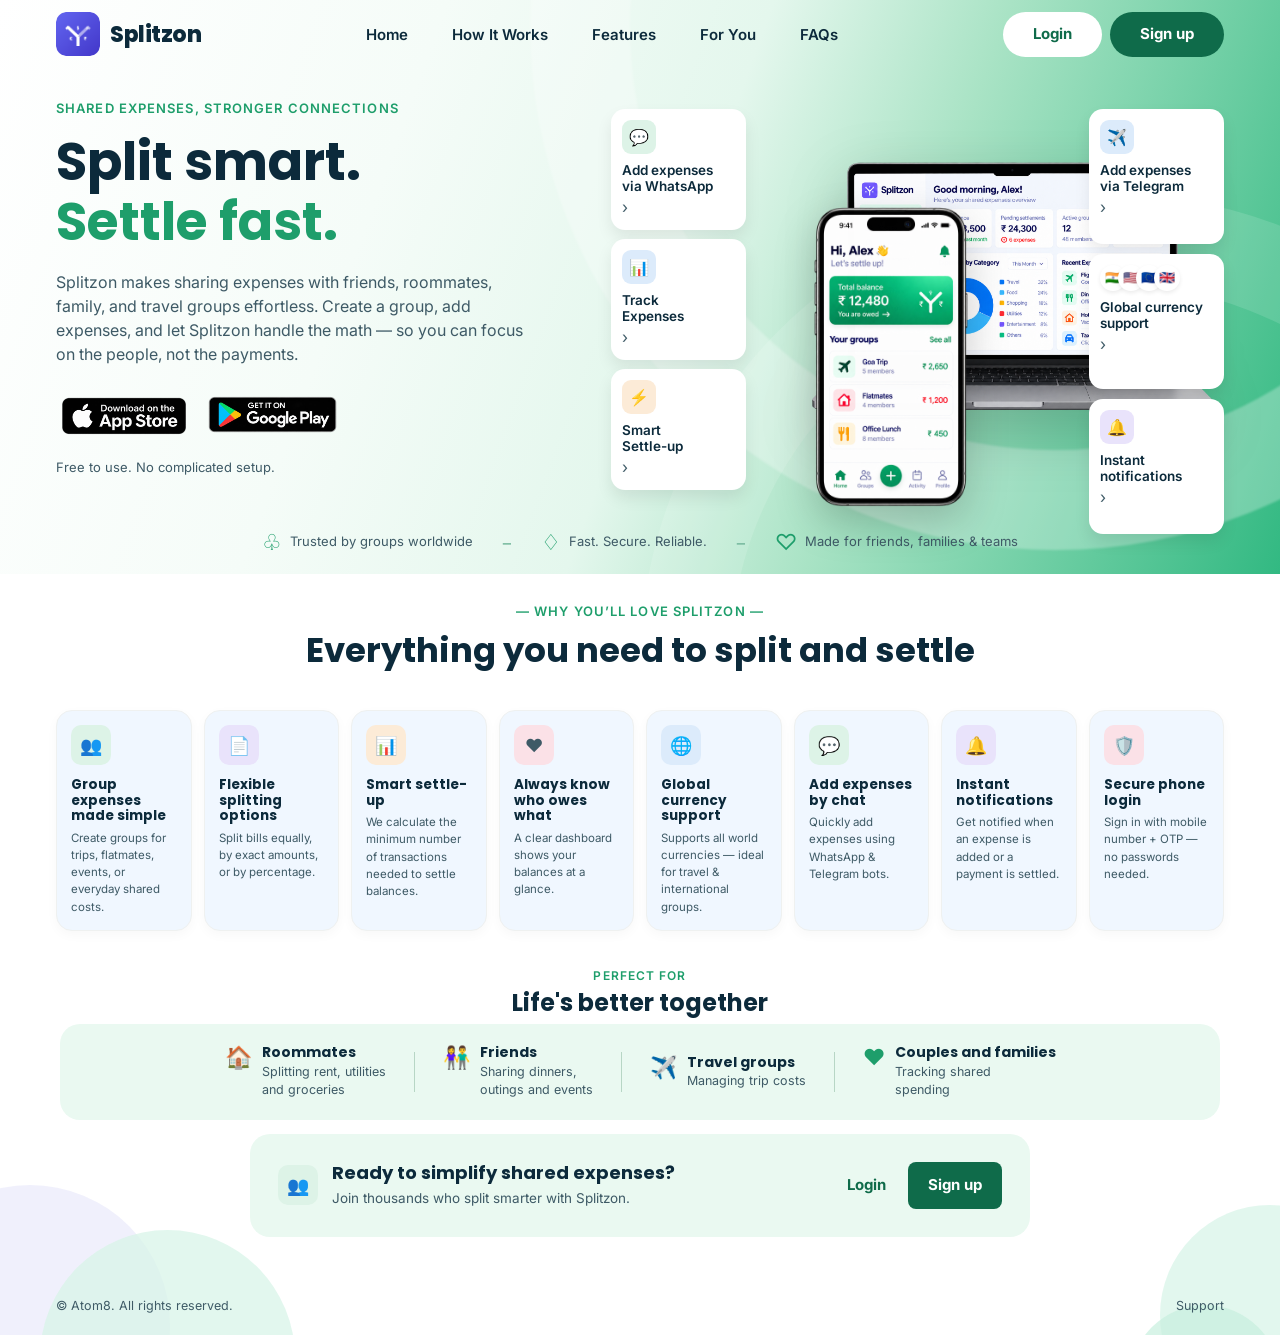
<file: index.html>
<!DOCTYPE html>
<html lang="en">
<head>
<meta charset="UTF-8" />
<meta name="viewport" content="width=device-width, initial-scale=1.0" />
<title>Splitzon — Split smart. Settle fast.</title>
<link rel="preconnect" href="https://fonts.googleapis.com">
<link rel="preconnect" href="https://fonts.gstatic.com" crossorigin>
<link href="https://fonts.googleapis.com/css2?family=Poppins:wght@600;700;800&family=Inter:wght@400;500;600&display=swap" rel="stylesheet">
<link rel="icon" type="image/png" href="assets/images/logo.png" />
<link rel="shortcut icon" type="image/png" href="assets/images/logo.png" />
<link rel="stylesheet" href="css/styles.css" />
</head>
<body>

<section class="hero">

  <nav class="navbar">
    <div class="nav-logo">
      <img src="assets/images/logo.png" alt="Splitzon" class="logo-img"
           onerror="this.style.display='none'; this.nextElementSibling.style.display='flex';" />
      <div class="logo-fallback" style="display:none;">S</div>
      <span class="logo-text">Splitzon</span>
    </div>

    <ul class="nav-links">
      <li><a href="index.html" class="active">Home</a></li>
      <li><a href="how-it-works.html">How It Works</a></li>
      <li><a href="features.html">Features</a></li>
      <li><a href="for-you.html">For You</a></li>
      <li><a href="faq.html">FAQs</a></li>
    </ul>

    <div class="nav-auth">
      <a href="https://szfe.splitzon.co.in/#/login" class="btn-login">Login</a>
      <a href="https://szfe.splitzon.co.in/#/login" class="btn-signup">Sign up</a>
    </div>

    <!-- Mobile-only hamburger toggle -->
    <button class="hamburger-btn" id="hamburgerBtn" aria-label="Toggle menu" aria-expanded="false" aria-controls="mobileMenu">
      <span></span><span></span><span></span>
    </button>

    <!-- Mobile-only dropdown menu -->
    <div class="mobile-menu" id="mobileMenu">
      <ul class="mobile-nav-links">
        <li><a href="index.html">Home</a></li>
        <li><a href="how-it-works.html">How It Works</a></li>
        <li><a href="features.html">Features</a></li>
        <li><a href="for-you.html">For You</a></li>
        <li><a href="faq.html">FAQs</a></li>
      </ul>
      <div class="mobile-auth">
        <a href="https://szfe.splitzon.co.in/#/login" class="btn-login">Login</a>
        <a href="https://szfe.splitzon.co.in/#/login" class="btn-signup">Sign up</a>
      </div>
    </div>
  </nav>

  <div class="hero-content">
    <div class="hero-text">
      <p class="eyebrow">SHARED EXPENSES, STRONGER CONNECTIONS</p>
      <h1 class="hero-heading">
        Split smart.<br>
        <span class="accent-green">Settle fast.</span>
      </h1>
      <p class="hero-desc">
        Splitzon makes sharing expenses with friends, roommates, family, and travel
        groups effortless. Create a group, add expenses, and let Splitzon handle
        the math — so you can focus on the people, not the payments.
      </p>

      <div class="store-badges">
        <a href="https://apps.apple.com/in/app/splitzon/id6780897945" target="_blank" rel="noopener">
          <img src="assets/images/app_store.png" class="badge-img" alt="App Store">
        </a>
        <a href="https://play.google.com/store/apps/details?id=com.zhini.splitzon" target="_blank" rel="noopener">
          <img src="assets/images/play_store_badge.png" class="badge-img" alt="Google Play">
        </a>
      </div>
      <p class="hero-footnote">Free to use. No complicated setup.</p>
    </div>

    <div class="hero-visual">
      <div class="mockup-stack">
        <img src="assets/images/laptop_mockup.png" alt="Splitzon dashboard" class="laptop-mockup" />
        <img src="assets/images/phone_mockup.png" alt="Splitzon app" class="phone-mockup" />

        <div class="float-card card-whatsapp">
          <div class="float-icon icon-green"><span>💬</span></div>
          <div class="float-copy">
            <p>Add expenses<br>via WhatsApp</p>
          </div>
          <span class="card-arrow">›</span>
        </div>

        <div class="float-card card-track">
          <div class="float-icon icon-blue"><span>📊</span></div>
          <div class="float-copy">
            <p>Track<br>Expenses</p>
          </div>
          <span class="card-arrow">›</span>
        </div>

        <div class="float-card card-settle">
          <div class="float-icon icon-orange"><span>⚡</span></div>
          <div class="float-copy">
            <p>Smart<br>Settle-up</p>
          </div>
          <span class="card-arrow">›</span>
        </div>
      </div>

      <div class="float-card card-telegram">
        <div class="float-icon icon-blue"><span>✈️</span></div>
        <div class="float-copy">
          <p>Add expenses<br>via Telegram</p>
        </div>
        <span class="card-arrow">›</span>
      </div>

      <div class="float-card card-currency">
        <div class="flags-row">
          <span class="flag">🇮🇳</span>
          <span class="flag">🇺🇸</span>
          <span class="flag">🇪🇺</span>
          <span class="flag">🇬🇧</span>
        </div>
        <div class="float-copy">
          <p>Global currency<br>support</p>
        </div>
        <span class="card-arrow">›</span>
      </div>

      <div class="float-card card-notify">
        <div class="float-icon icon-purple"><span>🔔</span></div>
        <div class="float-copy">
          <p>Instant<br>notifications</p>
        </div>
        <span class="card-arrow">›</span>
      </div>
    </div>
  </div>

  <div class="trust-strip">
    <div class="trust-item">
      <span class="trust-icon">♧</span>
      <span>Trusted by groups worldwide</span>
    </div>
    <span class="trust-separator">−</span>
    <div class="trust-item">
      <span class="trust-icon">♢</span>
      <span>Fast. Secure. Reliable.</span>
    </div>
    <span class="trust-separator">−</span>
    <div class="trust-item">
      <span class="trust-icon">♡</span>
      <span>Made for friends, families &amp; teams</span>
    </div>
  </div>
</section>

<section class="why-section" id="features">
  <p class="section-label">— WHY YOU’LL LOVE SPLITZON —</p>
  <h2 class="section-heading">Everything you need to split and settle</h2>

  <div class="feature-grid">
    <div class="feature-card">
      <div class="feature-icon icon-green">👥</div>
      <h3>Group expenses<br>made simple</h3>
      <p>Create groups for trips, flatmates, events, or everyday shared costs.</p>
    </div>
    <div class="feature-card">
      <div class="feature-icon icon-purple">📄</div>
      <h3>Flexible splitting<br>options</h3>
      <p>Split bills equally, by exact amounts, or by percentage.</p>
    </div>
    <div class="feature-card">
      <div class="feature-icon icon-orange">📊</div>
      <h3>Smart settle-up</h3>
      <p>We calculate the minimum number of transactions needed to settle balances.</p>
    </div>
    <div class="feature-card">
      <div class="feature-icon icon-pink">❤️</div>
      <h3>Always know<br>who owes what</h3>
      <p>A clear dashboard shows your balances at a glance.</p>
    </div>
    <div class="feature-card">
      <div class="feature-icon icon-blue">🌐</div>
      <h3>Global currency<br>support</h3>
      <p>Supports all world currencies — ideal for travel &amp; international groups.</p>
    </div>
    <div class="feature-card">
      <div class="feature-icon icon-green">💬</div>
      <h3>Add expenses<br>by chat</h3>
      <p>Quickly add expenses using WhatsApp &amp; Telegram bots.</p>
    </div>
    <div class="feature-card">
      <div class="feature-icon icon-purple">🔔</div>
      <h3>Instant<br>notifications</h3>
      <p>Get notified when an expense is added or a payment is settled.</p>
    </div>
    <div class="feature-card">
      <div class="feature-icon icon-pink">🛡️</div>
      <h3>Secure phone<br>login</h3>
      <p>Sign in with mobile number + OTP — no passwords needed.</p>
    </div>
  </div>
</section>

<div class="decor-wrap">
  <span class="decor-circle dc-1"></span>
  <span class="decor-circle dc-2"></span>
  <span class="decor-circle dc-3"></span>
  <span class="decor-circle dc-4"></span>

  <section class="perfect-section" id="for-you">
    <p class="section-label">PERFECT FOR</p>
    <h2 class="section-heading">Life's better together</h2>

    <div class="perfect-box">
      <div class="perfect-grid">
        <div class="perfect-item">
          <span class="perfect-icon">🏠</span>
          <div>
            <h4>Roommates</h4>
            <p>Splitting rent, utilities<br>and groceries</p>
          </div>
        </div>
        <span class="perfect-divider"></span>
        <div class="perfect-item">
          <span class="perfect-icon">👫</span>
          <div>
            <h4>Friends</h4>
            <p>Sharing dinners,<br>outings and events</p>
          </div>
        </div>
        <span class="perfect-divider"></span>
        <div class="perfect-item">
          <span class="perfect-icon">✈️</span>
          <div>
            <h4>Travel groups</h4>
            <p>Managing trip costs</p>
          </div>
        </div>
        <span class="perfect-divider"></span>
        <div class="perfect-item">
          <span class="perfect-icon">❤️</span>
          <div>
            <h4>Couples and families</h4>
            <p>Tracking shared<br>spending</p>
          </div>
        </div>
      </div>
    </div>
  </section>

  <section class="cta-wrap">
    <div class="cta-box">
      <div class="cta-left">
        <div class="cta-icon">👥</div>
        <div>
          <h3>Ready to simplify shared expenses?</h3>
          <p>Join thousands who split smarter with Splitzon.</p>
        </div>
      </div>
      <div class="nav-auth">
        <a href="https://szfe.splitzon.co.in/#/login" class="btn-login">Login</a>
        <a href="https://szfe.splitzon.co.in/#/login" class="btn-signup">Sign up</a>
      </div>
    </div>
  </section>

  <footer class="footer">
    <p>© Atom8. All rights reserved.</p>
    <div class="footer-links">
      <a href="mailto:splitzonsupport@zhini.co.in">Support</a>
    </div>
  </footer>
</div>

<script src="js/script.js"></script>
<script src="js/mobile-menu.js"></script>
</body>
</html>
</file>
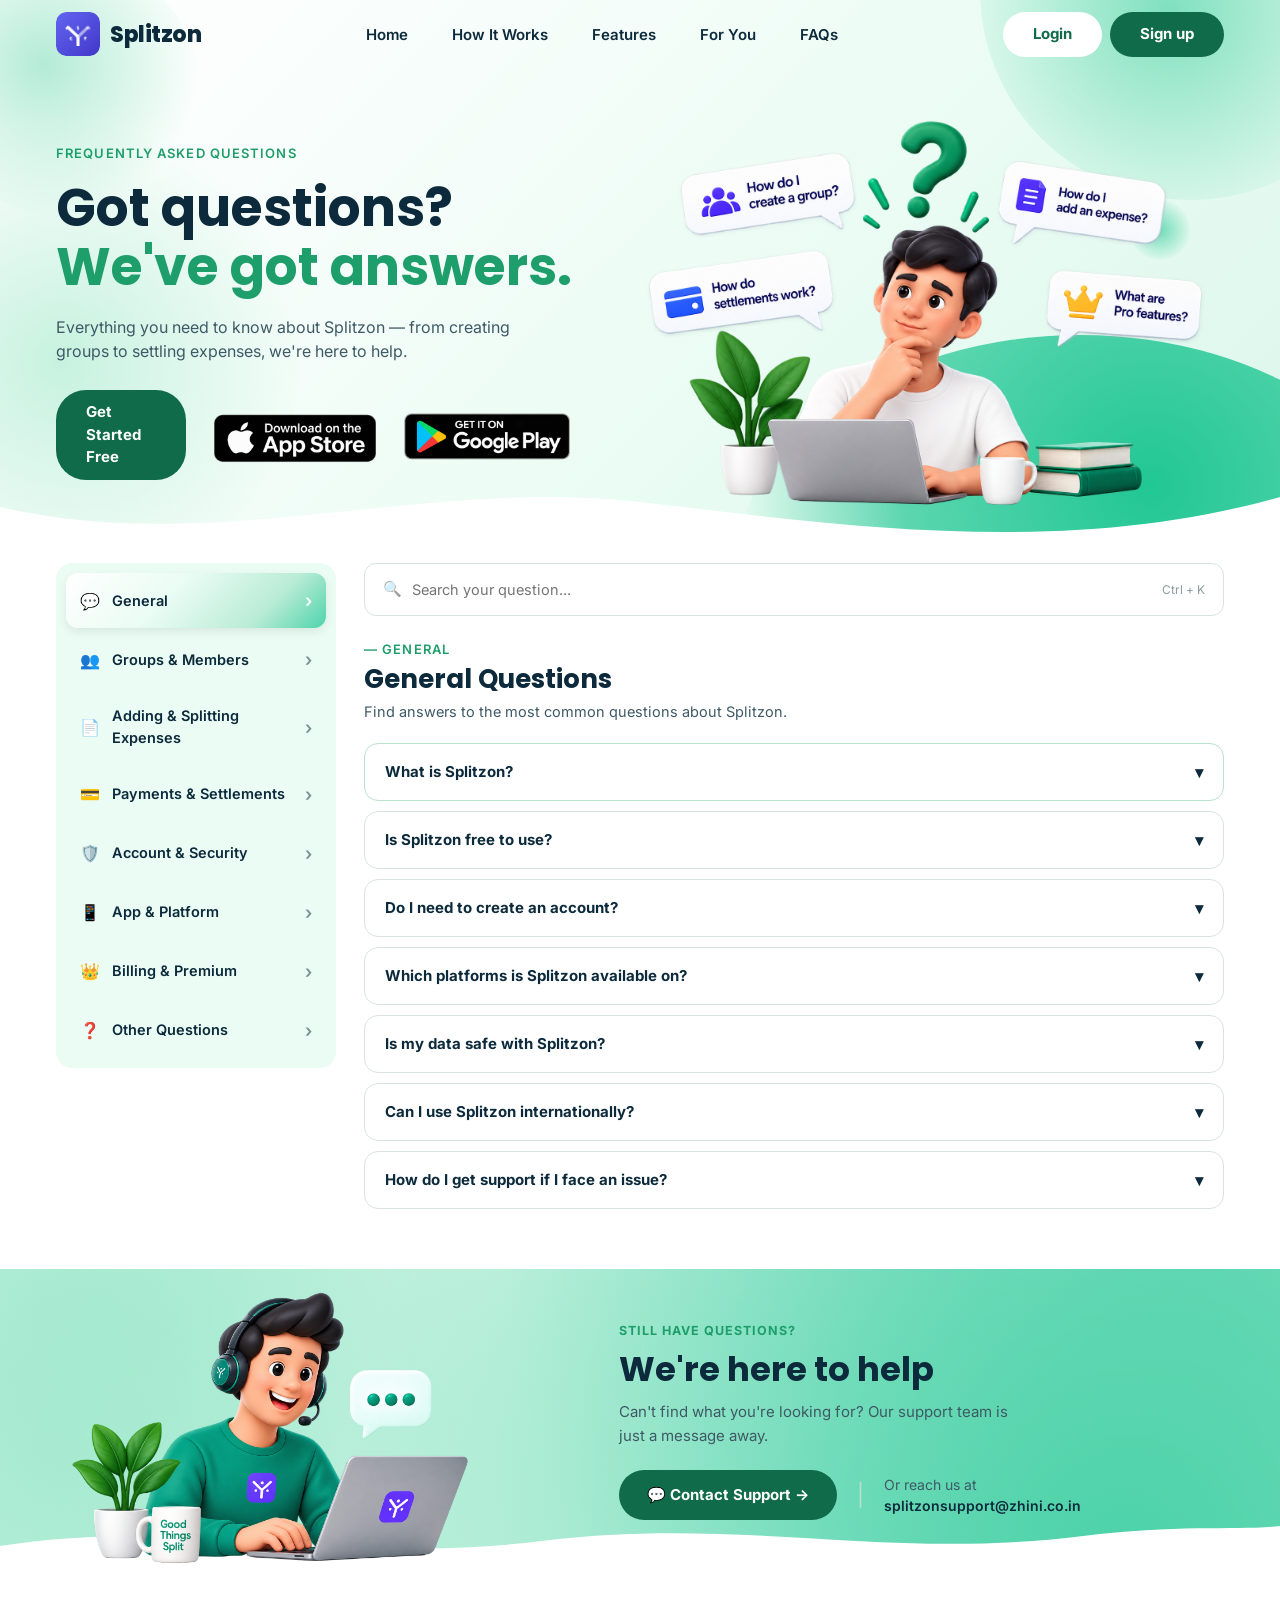
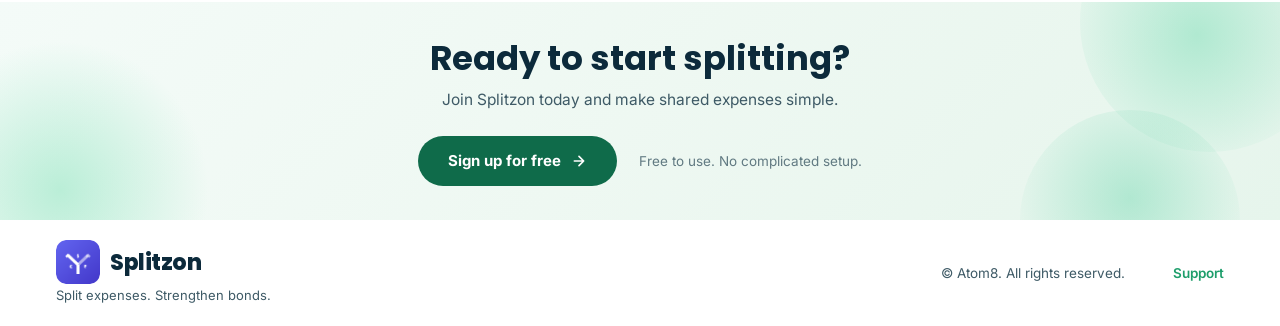
<file: faq.html>
<!DOCTYPE html>
<html lang="en">
<head>
<meta charset="UTF-8">
<meta name="viewport" content="width=device-width, initial-scale=1.0">
<title>FAQs — Splitzon</title>
<link rel="icon" type="image/png" href="assets/images/logo.png">
<link rel="shortcut icon" type="image/png" href="assets/images/logo.png">
<link rel="preconnect" href="https://fonts.googleapis.com">
<link href="https://fonts.googleapis.com/css2?family=Inter:wght@400;500;600;700&family=Poppins:wght@600;700;800&display=swap" rel="stylesheet">
<link rel="stylesheet" href="css/styles.css">
<link rel="stylesheet" href="css/faq.css">
</head>
<body>

<!-- ===================== NAVBAR ===================== -->
<header class="navbar">

  <div class="nav-logo">
    <img src="assets/images/logo.png" alt="Splitzon" class="logo-img">
    <span class="logo-text">Splitzon</span>
  </div>

  <!-- Desktop navigation -->
  <ul class="nav-links">
    <li><a href="index.html">Home</a></li>
    <li><a href="how-it-works.html">How It Works</a></li>
    <li><a href="features.html">Features</a></li>
    <li><a href="for-you.html">For You</a></li>
    <li><a href="faq.html" class="active">FAQs</a></li>
  </ul>

  <!-- Desktop auth -->
  <div class="nav-auth">
    <a href="https://szfe.splitzon.co.in/#/login" class="btn-login">Login</a>
    <a href="https://szfe.splitzon.co.in/#/login" class="btn-signup">Sign up</a>
  </div>

  <!-- Mobile hamburger -->
  <button
    class="hamburger-btn"
    id="hamburgerBtn"
    aria-label="Toggle menu"
    aria-expanded="false"
    aria-controls="mobileMenu"
  >
    <span></span>
    <span></span>
    <span></span>
  </button>

  <!-- Mobile dropdown menu -->
  <div class="mobile-menu" id="mobileMenu">

    <ul class="mobile-nav-links">
      <li><a href="index.html">Home</a></li>
      <li><a href="how-it-works.html">How It Works</a></li>
      <li><a href="features.html">Features</a></li>
      <li><a href="for-you.html">For You</a></li>
      <li><a href="faq.html" class="active">FAQs</a></li>
    </ul>

    <div class="mobile-auth">
      <a href="#" class="btn-login">Login</a>
      <a href="#" class="btn-signup">Sign up</a>
    </div>

  </div>

</header>

<!-- ===================== FAQ HERO ===================== -->
<section class="faq-hero">
  <span class="faq-blob-tr"></span>
  <span class="faq-blob-dot"></span>
  <span class="faq-blob-br"></span>

  <div class="faq-hero-inner">
    <div class="faq-hero-text">
      <p class="eyebrow">FREQUENTLY ASKED QUESTIONS</p>
      <h1 class="hero-heading">Got questions?<br><span class="accent-green">We've got answers.</span></h1>
      <p class="hero-desc">Everything you need to know about Splitzon — from creating groups to settling expenses, we're here to help.</p>
            <div class="faq-hero-btns">
        <a href="#" class="btn-signup">Get Started Free <span class="btn-arrow"></span></a>
        <div class="store-badges">
          <a href="https://apps.apple.com/in/app/splitzon/id6780897945" target="_blank" rel="noopener">
            <img src="assets/images/app_store.png" class="badge-img" alt="App Store">
          </a>
          <a href="https://play.google.com/store/apps/details?id=com.zhini.splitzon" target="_blank" rel="noopener">
            <img src="assets/images/play_store_badge.png" class="badge-img" alt="Google Play">
          </a>
        </div>
      </div>
    </div>
    <div class="faq-hero-visual">
      <img src="assets/images/person_laptop.png" alt="Thinking character" class="faq-hero-img">
    </div>
    </div>
    <div class="faq-hero-wave">
    <svg viewBox="0 0 1440 90" preserveAspectRatio="none" xmlns="http://www.w3.org/2000/svg">
      <path fill="#ffffff" d="M0,40 C240,90 480,10 720,35 C960,60 1200,90 1440,30 L1440,100 L0,100 Z"/>
    </svg>
  </div>

</section>

<!-- ===================== MAIN FAQ SECTION ===================== -->
<section class="faq-main">
  <div class="faq-wrapper">

    <!-- ---------- SIDEBAR ---------- -->
    <aside class="faq-sidebar">
      <a href="#" class="faq-category-item active" data-category="general">
        <span class="faq-cat-icon">💬</span>
        <span>General</span>
        <span class="chevron">›</span>
      </a>
      <a href="#" class="faq-category-item" data-category="groups-members">
        <span class="faq-cat-icon">👥</span>
        <span>Groups & Members</span>
        <span class="chevron">›</span>
      </a>
      <a href="#" class="faq-category-item" data-category="adding-splitting">
        <span class="faq-cat-icon">📄</span>
        <span>Adding & Splitting Expenses</span>
        <span class="chevron">›</span>
      </a>
      <a href="#" class="faq-category-item" data-category="payments-settlements">
        <span class="faq-cat-icon">💳</span>
        <span>Payments & Settlements</span>
        <span class="chevron">›</span>
      </a>
      <a href="#" class="faq-category-item" data-category="account-security">
        <span class="faq-cat-icon">🛡️</span>
        <span>Account & Security</span>
        <span class="chevron">›</span>
      </a>
      <a href="#" class="faq-category-item" data-category="app-platform">
        <span class="faq-cat-icon">📱</span>
        <span>App & Platform</span>
        <span class="chevron">›</span>
      </a>
      <a href="#" class="faq-category-item" data-category="billing-premium">
        <span class="faq-cat-icon">👑</span>
        <span>Billing & Premium</span>
        <span class="chevron">›</span>
      </a>
      <a href="#" class="faq-category-item" data-category="other-questions">
        <span class="faq-cat-icon">❓</span>
        <span>Other Questions</span>
        <span class="chevron">›</span>
      </a>
    </aside>

    <!-- ---------- CONTENT AREA ---------- -->
    <div class="faq-content">

      <div class="faq-search-wrap">
        <span class="search-icon">🔍</span>
        <input type="text" class="faq-search-input" placeholder="Search your question...">
        <span class="search-kbd">Ctrl + K</span>
      </div>

      <!-- ===== GENERAL ===== -->
      <div class="faq-content-section active" data-category="general">
        <p class="section-label">— GENERAL</p>
        <h2 class="section-heading-sm">General Questions</h2>
        <p class="faq-section-desc">Find answers to the most common questions about Splitzon.</p>

        <div class="faq-list">
          <div class="faq-item open">
            <div class="faq-question"><span>What is Splitzon?</span><span class="faq-icon">▾</span></div>
            <div class="faq-answer">
              <p>Splitzon is a simple and smart app to share expenses with friends, roommates, family, and travel groups. You can create groups, add expenses, and let Splitzon handle the math — so you can focus on the people, not the payments.</p>
            </div>
          </div>
          <div class="faq-item">
            <div class="faq-question"><span>Is Splitzon free to use?</span><span class="faq-icon">▾</span></div>
            <div class="faq-answer"><p>Yes, Splitzon is free to use for all core features like creating groups, adding expenses, and settling balances. A Premium plan is available for advanced features.</p></div>
          </div>
          <div class="faq-item">
            <div class="faq-question"><span>Do I need to create an account?</span><span class="faq-icon">▾</span></div>
            <div class="faq-answer"><p>Yes, a free account is required so your groups and expenses are saved and synced across devices.</p></div>
          </div>
          <div class="faq-item">
            <div class="faq-question"><span>Which platforms is Splitzon available on?</span><span class="faq-icon">▾</span></div>
            <div class="faq-answer"><p>Splitzon is available on iOS, Android, and the Web, with your data staying in sync across all of them.</p></div>
          </div>
          <div class="faq-item">
            <div class="faq-question"><span>Is my data safe with Splitzon?</span><span class="faq-icon">▾</span></div>
            <div class="faq-answer"><p>Yes, we use industry-standard encryption to keep your personal and financial data secure at all times.</p></div>
          </div>
          <div class="faq-item">
            <div class="faq-question"><span>Can I use Splitzon internationally?</span><span class="faq-icon">▾</span></div>
            <div class="faq-answer"><p>Yes, Splitzon supports multiple currencies so you can use it while traveling or splitting expenses abroad.</p></div>
          </div>
          <div class="faq-item">
            <div class="faq-question"><span>How do I get support if I face an issue?</span><span class="faq-icon">▾</span></div>
            <div class="faq-answer"><p>You can reach our support team anytime through the Contact Support button below or by emailing support@splitzon.com.</p></div>
          </div>
        </div>
      </div>

      <!-- ===== GROUPS & MEMBERS ===== -->
      <div class="faq-content-section" data-category="groups-members" style="display:none">
        <p class="section-label">— GROUPS & MEMBERS —</p>
        <span class="badge-pill">8 answers</span>
        <h2 class="section-heading-sm">Groups & Members</h2>
        <p class="faq-section-desc">Get answers about creating groups, managing members, invitations, permissions and more.</p>

        <div class="faq-list">
          <div class="faq-item open">
            <div class="faq-question"><span>How do I create a group in Splitzon?</span><span class="faq-icon">▾</span></div>
            <div class="faq-answer">
              <p>To create a group, tap the "+" button on the home screen and select "Create Group". Give your group a name, add a description (optional), and invite members. You can start adding expenses right away!</p>
            </div>
          </div>
          <div class="faq-item">
            <div class="faq-question"><span>How do I invite members to my group?</span><span class="faq-icon">▾</span></div>
            <div class="faq-answer"><p>Open the group, tap "Invite Members", and share the invite link via WhatsApp, Telegram, or SMS.</p></div>
          </div>
          <div class="faq-item">
            <div class="faq-question"><span>Is there a limit on the number of members?</span><span class="faq-icon">▾</span></div>
            <div class="faq-answer"><p>Free groups support up to 10 members. Premium removes this limit entirely.</p></div>
          </div>
          <div class="faq-item">
            <div class="faq-question"><span>Can I remove a member from a group?</span><span class="faq-icon">▾</span></div>
            <div class="faq-answer"><p>Yes, group admins can remove a member from the group settings page at any time.</p></div>
          </div>
          <div class="faq-item">
            <div class="faq-question"><span>Can I transfer group ownership?</span><span class="faq-icon">▾</span></div>
            <div class="faq-answer"><p>Yes, go to group settings, select a member, and choose "Make Admin" to transfer ownership.</p></div>
          </div>
          <div class="faq-item">
            <div class="faq-question"><span>What permissions do group members have?</span><span class="faq-icon">▾</span></div>
            <div class="faq-answer"><p>Members can add expenses, view balances, and settle payments. Only admins can remove members or delete the group.</p></div>
          </div>
          <div class="faq-item">
            <div class="faq-question"><span>Can I leave a group?</span><span class="faq-icon">▾</span></div>
            <div class="faq-answer"><p>Yes, you can leave a group anytime from group settings, as long as your balance is settled.</p></div>
          </div>
          <div class="faq-item">
            <div class="faq-question"><span>What happens to expenses if a member leaves?</span><span class="faq-icon">▾</span></div>
            <div class="faq-answer"><p>Their past expenses remain in the group history, but they won't be included in future splits.</p></div>
          </div>
        </div>
      </div>

      <!-- ===== ADDING & SPLITTING EXPENSES ===== -->
      <div class="faq-content-section" data-category="adding-splitting" style="display:none">
        <p class="section-label">— ADDING & SPLITTING EXPENSES —</p>
        <span class="badge-pill">10 answers</span>
        <h2 class="section-heading-sm">Adding & Splitting Expenses</h2>
        <p class="faq-section-desc">Get answers about adding expenses, splitting bills, using different split methods, and managing expense details.</p>

        <div class="faq-list">
          <div class="faq-item open">
            <div class="faq-question"><span>How do I add an expense in Splitzon?</span><span class="faq-icon">▾</span></div>
            <div class="faq-answer">
              <ol class="faq-steps">
                <li>Tap the "+" button on the home screen.</li>
                <li>Enter the amount, a title (e.g., Dinner, Rent, Trip), and select a group.</li>
                <li>Choose a category (e.g., Food, Travel, Shopping).</li>
                <li>Select how you want to split (equally, by amount, or by percentage).</li>
                <li>Add members and tap "Save".</li>
              </ol>
              <p class="faq-answer-note">That's it! The expense will be added and shared with group members.</p>
            </div>
          </div>
          <div class="faq-item">
            <div class="faq-question"><span>What are the different split methods available?</span><span class="faq-icon">▾</span></div>
            <div class="faq-answer"><p>You can split equally, by exact amount, by percentage, or by shares.</p></div>
          </div>
          <div class="faq-item">
            <div class="faq-question"><span>Can I split an expense unequally?</span><span class="faq-icon">▾</span></div>
            <div class="faq-answer"><p>Yes, choose "By Amount" or "By Percentage" when adding the expense to split it unequally.</p></div>
          </div>
          <div class="faq-item">
            <div class="faq-question"><span>How do I edit or delete an expense?</span><span class="faq-icon">▾</span></div>
            <div class="faq-answer"><p>Open the expense from the group, tap the three-dot menu, and choose Edit or Delete.</p></div>
          </div>
          <div class="faq-item">
            <div class="faq-question"><span>Can I add a receipt or image to an expense?</span><span class="faq-icon">▾</span></div>
            <div class="faq-answer"><p>Yes, you can attach a photo of the receipt while adding or editing an expense.</p></div>
          </div>
          <div class="faq-item">
            <div class="faq-question"><span>What categories can I use?</span><span class="faq-icon">▾</span></div>
            <div class="faq-answer"><p>Splitzon offers categories like Food, Travel, Rent, Shopping, Entertainment, and more.</p></div>
          </div>
          <div class="faq-item">
            <div class="faq-question"><span>Will members get notified when I add an expense?</span><span class="faq-icon">▾</span></div>
            <div class="faq-answer"><p>Yes, all group members receive an instant notification when a new expense is added.</p></div>
          </div>
          <div class="faq-item">
            <div class="faq-question"><span>Can I add expenses in different currencies?</span><span class="faq-icon">▾</span></div>
            <div class="faq-answer"><p>Yes, Splitzon supports multiple currencies for international groups and trips.</p></div>
          </div>
          <div class="faq-item">
            <div class="faq-question"><span>What happens if I added the wrong amount?</span><span class="faq-icon">▾</span></div>
            <div class="faq-answer"><p>You can edit the expense anytime to correct the amount — balances update automatically.</p></div>
          </div>
          <div class="faq-item">
            <div class="faq-question"><span>Can I mark an expense as paid?</span><span class="faq-icon">▾</span></div>
            <div class="faq-answer"><p>Yes, you can mark any expense or your share as paid manually from the expense details screen.</p></div>
          </div>
        </div>
      </div>

      <!-- ===== PAYMENTS & SETTLEMENTS ===== -->
      <div class="faq-content-section" data-category="payments-settlements" style="display:none">
        <p class="section-label">— PAYMENTS & SETTLEMENTS —</p>
        <span class="badge-pill">9 answers</span>
        <h2 class="section-heading-sm">Payments & Settlements</h2>
        <p class="faq-section-desc">Get answers about settling balances, making payments, tracking who owes what, and using different payment methods in Splitzon.</p>

        <div class="faq-list">
          <div class="faq-item open">
            <div class="faq-question"><span>How do I settle my balance in Splitzon?</span><span class="faq-icon">▾</span></div>
            <div class="faq-answer">
              <ol class="faq-steps">
                <li>Open the group and go to the Settlements tab.</li>
                <li>Tap "Settle Now" next to the amount you owe.</li>
                <li>Choose a payment method (e.g., UPI, card, or mark as paid offline).</li>
                <li>Confirm the payment and you're done!</li>
              </ol>
              <p class="faq-answer-note">Once the payment is completed, the balance will be updated automatically for all members in the group.</p>
            </div>
          </div>
          <div class="faq-item">
            <div class="faq-question"><span>What payment methods are supported?</span><span class="faq-icon">▾</span></div>
            <div class="faq-answer"><p>Splitzon supports UPI, debit/credit cards, and marking payments as done offline.</p></div>
          </div>
          <div class="faq-item">
            <div class="faq-question"><span>Is it safe to make payments through Splitzon?</span><span class="faq-icon">▾</span></div>
            <div class="faq-answer"><p>Yes, all payments are processed through secure, encrypted payment gateways.</p></div>
          </div>
          <div class="faq-item">
            <div class="faq-question"><span>Can I mark a payment as done manually?</span><span class="faq-icon">▾</span></div>
            <div class="faq-answer"><p>Yes, if you paid someone outside the app (e.g., cash), you can mark it as settled manually.</p></div>
          </div>
          <div class="faq-item">
            <div class="faq-question"><span>How long does it take for a payment to reflect?</span><span class="faq-icon">▾</span></div>
            <div class="faq-answer"><p>Online payments reflect instantly. Manual settlements reflect as soon as you mark them.</p></div>
          </div>
          <div class="faq-item">
            <div class="faq-question"><span>What happens after I make a payment?</span><span class="faq-icon">▾</span></div>
            <div class="faq-answer"><p>The group balance updates automatically and all members are notified.</p></div>
          </div>
          <div class="faq-item">
            <div class="faq-question"><span>Can I view my payment history?</span><span class="faq-icon">▾</span></div>
            <div class="faq-answer"><p>Yes, tap on any group and go to the Settlements tab to view full payment history.</p></div>
          </div>
          <div class="faq-item">
            <div class="faq-question"><span>Can I remind someone to settle their balance?</span><span class="faq-icon">▾</span></div>
            <div class="faq-answer"><p>Yes, tap "Remind" next to their name to send a gentle payment reminder.</p></div>
          </div>
          <div class="faq-item">
            <div class="faq-question"><span>Does Splitzon charge any fees for payments?</span><span class="faq-icon">▾</span></div>
            <div class="faq-answer"><p>Splitzon does not charge extra fees; standard payment gateway charges may apply.</p></div>
          </div>
        </div>
      </div>

      <!-- ===== ACCOUNT & SECURITY ===== -->
      <div class="faq-content-section" data-category="account-security" style="display:none">
        <p class="section-label">— ACCOUNT & SECURITY —</p>
        <span class="badge-pill">10 answers</span>
        <h2 class="section-heading-sm">Account & Security</h2>
        <p class="faq-section-desc">Get answers about your account, login, security settings, data privacy, and keeping your information safe on Splitzon.</p>

        <div class="faq-list">
          <div class="faq-item open">
            <div class="faq-question"><span>How do I create an account on Splitzon?</span><span class="faq-icon">▾</span></div>
            <div class="faq-answer">
              <ol class="faq-steps">
                <li>Download the Splitzon app (iOS or Android) or visit our website.</li>
                <li>Enter your mobile number and verify it with the OTP.</li>
                <li>Add your name and profile details.</li>
                <li>You're all set! Start creating groups and sharing expenses.</li>
              </ol>
            </div>
          </div>
          <div class="faq-item">
            <div class="faq-question"><span>How do I log in to my account?</span><span class="faq-icon">▾</span></div>
            <div class="faq-answer"><p>Enter your registered mobile number and verify with the OTP sent to your phone.</p></div>
          </div>
          <div class="faq-item">
            <div class="faq-question"><span>Can I change my registered mobile number?</span><span class="faq-icon">▾</span></div>
            <div class="faq-answer"><p>Yes, go to Profile → Security → Change Mobile Number and verify the new number with OTP.</p></div>
          </div>
          <div class="faq-item">
            <div class="faq-question"><span>How can I reset my password?</span><span class="faq-icon">▾</span></div>
            <div class="faq-answer"><p>Tap "Forgot Password" on the login screen and follow the OTP verification steps.</p></div>
          </div>
          <div class="faq-item">
            <div class="faq-question"><span>Is my data safe with Splitzon?</span><span class="faq-icon">▾</span></div>
            <div class="faq-answer"><p>Yes, we use industry-leading encryption to protect all your personal and financial data.</p></div>
          </div>
          <div class="faq-item">
            <div class="faq-question"><span>Can I delete my account?</span><span class="faq-icon">▾</span></div>
            <div class="faq-answer"><p>Yes, go to Profile → Security → Delete Account. This action is permanent.</p></div>
          </div>
          <div class="faq-item">
            <div class="faq-question"><span>What data does Splitzon collect?</span><span class="faq-icon">▾</span></div>
            <div class="faq-answer"><p>We collect only what's needed — your name, mobile number, and expense data you enter.</p></div>
          </div>
          <div class="faq-item">
            <div class="faq-question"><span>Can I control who sees my information?</span><span class="faq-icon">▾</span></div>
            <div class="faq-answer"><p>Yes, use the Privacy settings to control what group members can see about you.</p></div>
          </div>
          <div class="faq-item">
            <div class="faq-question"><span>How do I enable two-factor authentication (2FA)?</span><span class="faq-icon">▾</span></div>
            <div class="faq-answer"><p>Go to Profile → Security → Two-Factor Authentication and follow the setup steps.</p></div>
          </div>
          <div class="faq-item">
            <div class="faq-question"><span>What should I do if I suspect suspicious activity?</span><span class="faq-icon">▾</span></div>
            <div class="faq-answer"><p>Immediately change your password and contact support@splitzon.com.</p></div>
          </div>
        </div>
      </div>

      <!-- ===== APP & PLATFORM ===== -->
      <div class="faq-content-section" data-category="app-platform" style="display:none">
        <p class="section-label">— APP & PLATFORM —</p>
        <span class="badge-pill">9 answers</span>
        <h2 class="section-heading-sm">App & Platform</h2>
        <p class="faq-section-desc">Get answers about the Splitzon app, supported platforms, device requirements, updates, and troubleshooting.</p>

        <div class="faq-list">
          <div class="faq-item open">
            <div class="faq-question"><span>Which platforms is Splitzon available on?</span><span class="faq-icon">▾</span></div>
            <div class="faq-answer">
              <ul class="faq-icon-list">
                <li><span class="platform-icon"></span><strong>iOS</strong> – Download from the App Store (iOS 13.0 or later)</li>
                <li><span class="platform-icon">▶</span><strong>Android</strong> – Download from the Google Play Store (Android 8.0 or later)</li>
                <li><span class="platform-icon">🌐</span><strong>Web</strong> – Access via our website at app.splitzon.com</li>
              </ul>
              <p class="faq-answer-note">Your data stays in sync across all devices, so you can use Splitzon anytime, anywhere.</p>
            </div>
          </div>
          <div class="faq-item">
            <div class="faq-question"><span>What are the minimum system requirements?</span><span class="faq-icon">▾</span></div>
            <div class="faq-answer"><p>iOS 13.0+, Android 8.0+, or any modern web browser.</p></div>
          </div>
          <div class="faq-item">
            <div class="faq-question"><span>How do I download and install the app?</span><span class="faq-icon">▾</span></div>
            <div class="faq-answer"><p>Search "Splitzon" on the App Store or Google Play and tap Install.</p></div>
          </div>
          <div class="faq-item">
            <div class="faq-question"><span>Is Splitzon available on desktop or web?</span><span class="faq-icon">▾</span></div>
            <div class="faq-answer"><p>Yes, visit app.splitzon.com from any desktop browser.</p></div>
          </div>
          <div class="faq-item">
            <div class="faq-question"><span>Can I use the same account on multiple devices?</span><span class="faq-icon">▾</span></div>
            <div class="faq-answer"><p>Yes, log in with the same mobile number on any device to access your account.</p></div>
          </div>
          <div class="faq-item">
            <div class="faq-question"><span>How do I update the app?</span><span class="faq-icon">▾</span></div>
            <div class="faq-answer"><p>Updates are available through the App Store or Google Play automatically or manually.</p></div>
          </div>
          <div class="faq-item">
            <div class="faq-question"><span>Why am I not receiving notifications?</span><span class="faq-icon">▾</span></div>
            <div class="faq-answer"><p>Check that notifications are enabled for Splitzon in your device settings.</p></div>
          </div>
          <div class="faq-item">
            <div class="faq-question"><span>The app is not working. What should I do?</span><span class="faq-icon">▾</span></div>
            <div class="faq-answer"><p>Try restarting the app, checking your internet connection, or reinstalling it.</p></div>
          </div>
          <div class="faq-item">
            <div class="faq-question"><span>Is Splitzon available in my country?</span><span class="faq-icon">▾</span></div>
            <div class="faq-answer"><p>Splitzon is available worldwide with multi-currency support.</p></div>
          </div>
        </div>
      </div>

      <!-- ===== BILLING & PREMIUM ===== -->
      <div class="faq-content-section" data-category="billing-premium" style="display:none">
        <p class="section-label">— BILLING & PREMIUM —</p>
        <span class="badge-pill">10 answers</span>
        <h2 class="section-heading-sm">Billing & Premium</h2>
        <p class="faq-section-desc">Find answers about Splitzon Premium, subscription plans, billing, payments, features, and more.</p>

        <div class="faq-list">
          <div class="faq-item open">
            <div class="faq-question"><span>What is Splitzon Premium?</span><span class="faq-icon">▾</span></div>
            <div class="faq-answer">
              <p>Splitzon Premium gives you access to advanced features to make shared expenses even simpler. With Premium, you get:</p>
              <ul class="faq-checklist">
                <li>Unlimited groups and members</li>
                <li>Advanced expense insights and reports</li>
                <li>Export to PDF/Excel</li>
                <li>WhatsApp & Telegram notifications</li>
                <li>Priority customer support</li>
              </ul>
              <p class="faq-answer-note">Upgrade to Premium and get the most out of Splitzon!</p>
            </div>
          </div>
          <div class="faq-item">
            <div class="faq-question"><span>How much does Splitzon Premium cost?</span><span class="faq-icon">▾</span></div>
            <div class="faq-answer"><p>Pricing details are available on our Plans page and may vary by region.</p></div>
          </div>
          <div class="faq-item">
            <div class="faq-question"><span>How do I upgrade to Premium?</span><span class="faq-icon">▾</span></div>
            <div class="faq-answer"><p>Go to Profile → Billing & Premium and tap "Unlock More Together".</p></div>
          </div>
          <div class="faq-item">
            <div class="faq-question"><span>What payment methods are supported?</span><span class="faq-icon">▾</span></div>
            <div class="faq-answer"><p>We support UPI, credit/debit cards, and major digital wallets.</p></div>
          </div>
          <div class="faq-item">
            <div class="faq-question"><span>Can I cancel my subscription anytime?</span><span class="faq-icon">▾</span></div>
            <div class="faq-answer"><p>Yes, you can cancel anytime from Profile → Billing & Premium → Manage Subscription.</p></div>
          </div>
          <div class="faq-item">
            <div class="faq-question"><span>Will I get a refund if I cancel?</span><span class="faq-icon">▾</span></div>
            <div class="faq-answer"><p>Refunds are handled as per our refund policy — please check the Plans page for details.</p></div>
          </div>
          <div class="faq-item">
            <div class="faq-question"><span>What happens after my subscription ends?</span><span class="faq-icon">▾</span></div>
            <div class="faq-answer"><p>Your account reverts to the free plan, and Premium-only features become unavailable.</p></div>
          </div>
          <div class="faq-item">
            <div class="faq-question"><span>Is there a free trial available?</span><span class="faq-icon">▾</span></div>
            <div class="faq-answer"><p>Yes, new users can try Premium free for a limited period.</p></div>
          </div>
          <div class="faq-item">
            <div class="faq-question"><span>What features are included in the free plan?</span><span class="faq-icon">▾</span></div>
            <div class="faq-answer"><p>The free plan includes group creation, expense splitting, and basic settlements.</p></div>
          </div>
          <div class="faq-item">
            <div class="faq-question"><span>I was charged but didn't receive Premium. What should I do?</span><span class="faq-icon">▾</span></div>
            <div class="faq-answer"><p>Please contact support@splitzon.com with your payment details for quick resolution.</p></div>
          </div>
        </div>
      </div>

      <!-- ===== OTHER QUESTIONS ===== -->
      <div class="faq-content-section" data-category="other-questions" style="display:none">
        <p class="section-label">— OTHER QUESTIONS —</p>
        <span class="badge-pill">11 answers</span>
        <h2 class="section-heading-sm">Other Questions</h2>
        <p class="faq-section-desc">Find answers to miscellaneous questions about Splitzon, use cases, troubleshooting, and more.</p>

        <div class="faq-list">
          <div class="faq-item open">
            <div class="faq-question"><span>What is Splitzon and how is it different from other expense apps?</span><span class="faq-icon">▾</span></div>
            <div class="faq-answer">
              <p>Splitzon is a simple and smart app to share expenses with friends, roommates, family, and travel groups. Unlike traditional expense apps, Splitzon focuses on people — not just payments. You can create groups, add expenses, split them in different ways, and settle balances easily, with support across mobile, web, WhatsApp, and Telegram.</p>
              <ul class="faq-checklist">
                <li>Simple and easy to use</li>
                <li>Supports multiple split methods</li>
                <li>Works across mobile, web, and chat platforms</li>
                <li>Built for groups, trips, roommates, and more</li>
              </ul>
            </div>
          </div>
          <div class="faq-item">
            <div class="faq-question"><span>Can I use Splitzon for personal expenses (not groups)?</span><span class="faq-icon">▾</span></div>
            <div class="faq-answer"><p>Yes, you can track personal expenses in a solo group without inviting anyone else.</p></div>
          </div>
          <div class="faq-item">
            <div class="faq-question"><span>Is Splitzon available in my country?</span><span class="faq-icon">▾</span></div>
            <div class="faq-answer"><p>Yes, Splitzon is available worldwide with multi-currency support.</p></div>
          </div>
          <div class="faq-item">
            <div class="faq-question"><span>Does Splitzon support multiple currencies?</span><span class="faq-icon">▾</span></div>
            <div class="faq-answer"><p>Yes, you can add expenses in different currencies within the same group.</p></div>
          </div>
          <div class="faq-item">
            <div class="faq-question"><span>Can I export my data?</span><span class="faq-icon">▾</span></div>
            <div class="faq-answer"><p>Yes, Premium users can export group data and reports to PDF or Excel.</p></div>
          </div>
          <div class="faq-item">
            <div class="faq-question"><span>How do I report a bug or suggest a feature?</span><span class="faq-icon">▾</span></div>
            <div class="faq-answer"><p>Email us at support@splitzon.com — we welcome all feedback and suggestions.</p></div>
          </div>
          <div class="faq-item">
            <div class="faq-question"><span>Is there a limit on the number of groups I can create?</span><span class="faq-icon">▾</span></div>
            <div class="faq-answer"><p>Free users can create up to 5 groups; Premium removes this limit.</p></div>
          </div>
          <div class="faq-item">
            <div class="faq-question"><span>Can I use Splitzon for business or teams?</span><span class="faq-icon">▾</span></div>
            <div class="faq-answer"><p>Yes, teams can use Splitzon to track shared expenses like travel or office costs.</p></div>
          </div>
          <div class="faq-item">
            <div class="faq-question"><span>What happens if I lose my phone?</span><span class="faq-icon">▾</span></div>
            <div class="faq-answer"><p>Log in with your mobile number and OTP on a new device — your data stays safe in the cloud.</p></div>
          </div>
          <div class="faq-item">
            <div class="faq-question"><span>How do I delete my data?</span><span class="faq-icon">▾</span></div>
            <div class="faq-answer"><p>Go to Profile → Security → Delete Account to permanently remove your data.</p></div>
          </div>
          <div class="faq-item">
            <div class="faq-question"><span>Where can I contact support?</span><span class="faq-icon">▾</span></div>
            <div class="faq-answer"><p>Reach us anytime at support@splitzon.com or via the Contact Support button below.</p></div>
          </div>
        </div>
      </div>

    </div><!-- /.faq-content -->
  </div><!-- /.faq-wrapper -->
</section>

<!-- ===================== SUPPORT CTA BAND ===================== -->
<div class="decor-wrap">
<section class="faq-support-band">
  <div class="support-left">
    <img src="assets/images/contact_us.png" alt="Support agent" class="support-img">
  </div>
  <div class="support-right">
    <p class="section-label">STILL HAVE QUESTIONS?</p>
    <h2 class="section-heading-sm">We're here to help</h2>
    <p class="faq-section-desc">Can't find what you're looking for? Our support team is just a message away.</p>
    <div class="support-cta-row">
        <a href="#" class="btn-signup">💬 Contact Support →</a>
        <span class="support-divider">|</span>
        <span class="support-email">Or reach us at <strong>splitzonsupport@zhini.co.in</strong></span>
    </div>
  </div>
</section>

<!-- ===================== FINAL CTA ===================== -->
<section class="final-cta">
  <span class="cta-blob cta-blob-1"></span>
  <span class="cta-blob cta-blob-2"></span>
  <span class="cta-blob cta-blob-3"></span>
  <div class="final-cta-inner">
    <h2>Ready to start splitting?</h2>
    <p>Join Splitzon today and make shared expenses simple.</p>
    <div class="cta-row">
      <a href="#" class="btn-signup">Sign up for free
        <svg class="btn-arrow" width="16" height="16" viewBox="0 0 24 24" fill="none" stroke="currentColor" stroke-width="2.5" stroke-linecap="round" stroke-linejoin="round"><path d="M5 12h14M12 5l7 7-7 7"/></svg>
      </a>
      <span class="cta-note">Free to use. No complicated setup.</span>
    </div>
  </div>
</section>

<!-- ===================== FOOTER ===================== -->
<footer class="footer">
  <div class="footer-brand">
    <div class="nav-logo">
      <img src="assets/images/logo.png" alt="Splitzon" class="logo-img">
      <span class="logo-text">Splitzon</span>
    </div>
    <p>Split expenses. Strengthen bonds.</p>
  </div>
  <div class="footer-bottom-bar">
    <span class="footer-copyright">© Atom8. All rights reserved.</span>
    <a href="#" class="footer-support-link">Support</a>
  </div>
</footer>

<script
  data-embed-id="25a9c2c9-5850-4533-ae11-9e9eada6b7a9"
  data-base-api-url="http://localhost:5001/api/embed"

  data-chat-icon="magic"
data-button-color="#2563EB"

  data-assistant-name="Splitzon AI"
  data-brand-image-url="assets/images/logo.png"
  data-assistant-icon="assets/images/logo.png"
  data-sponsor-text="Powered by Atom8"

  data-greeting="Hi! 👋 I'm Splitzon AI. How can I help you today?"

  data-default-messages="How do I create a group?,How do I split an expense?,How do I settle a balance?,Is Splitzon free to use?"

  data-send-message-text="Ask Splitzon AI..."

  data-position="bottom-right"

  data-user-bg-color="#2563EB"
  data-assistant-bg-color="#F5F7FA"

  data-window-width="380px"
  data-window-height="600px"

  src="http://localhost:5001/embed/anythingllm-chat-widget.min.js"
></script>
<script src="js/script.js"></script>
<script src="js/mobile-menu.js"></script>
</body>
</html>
</file>
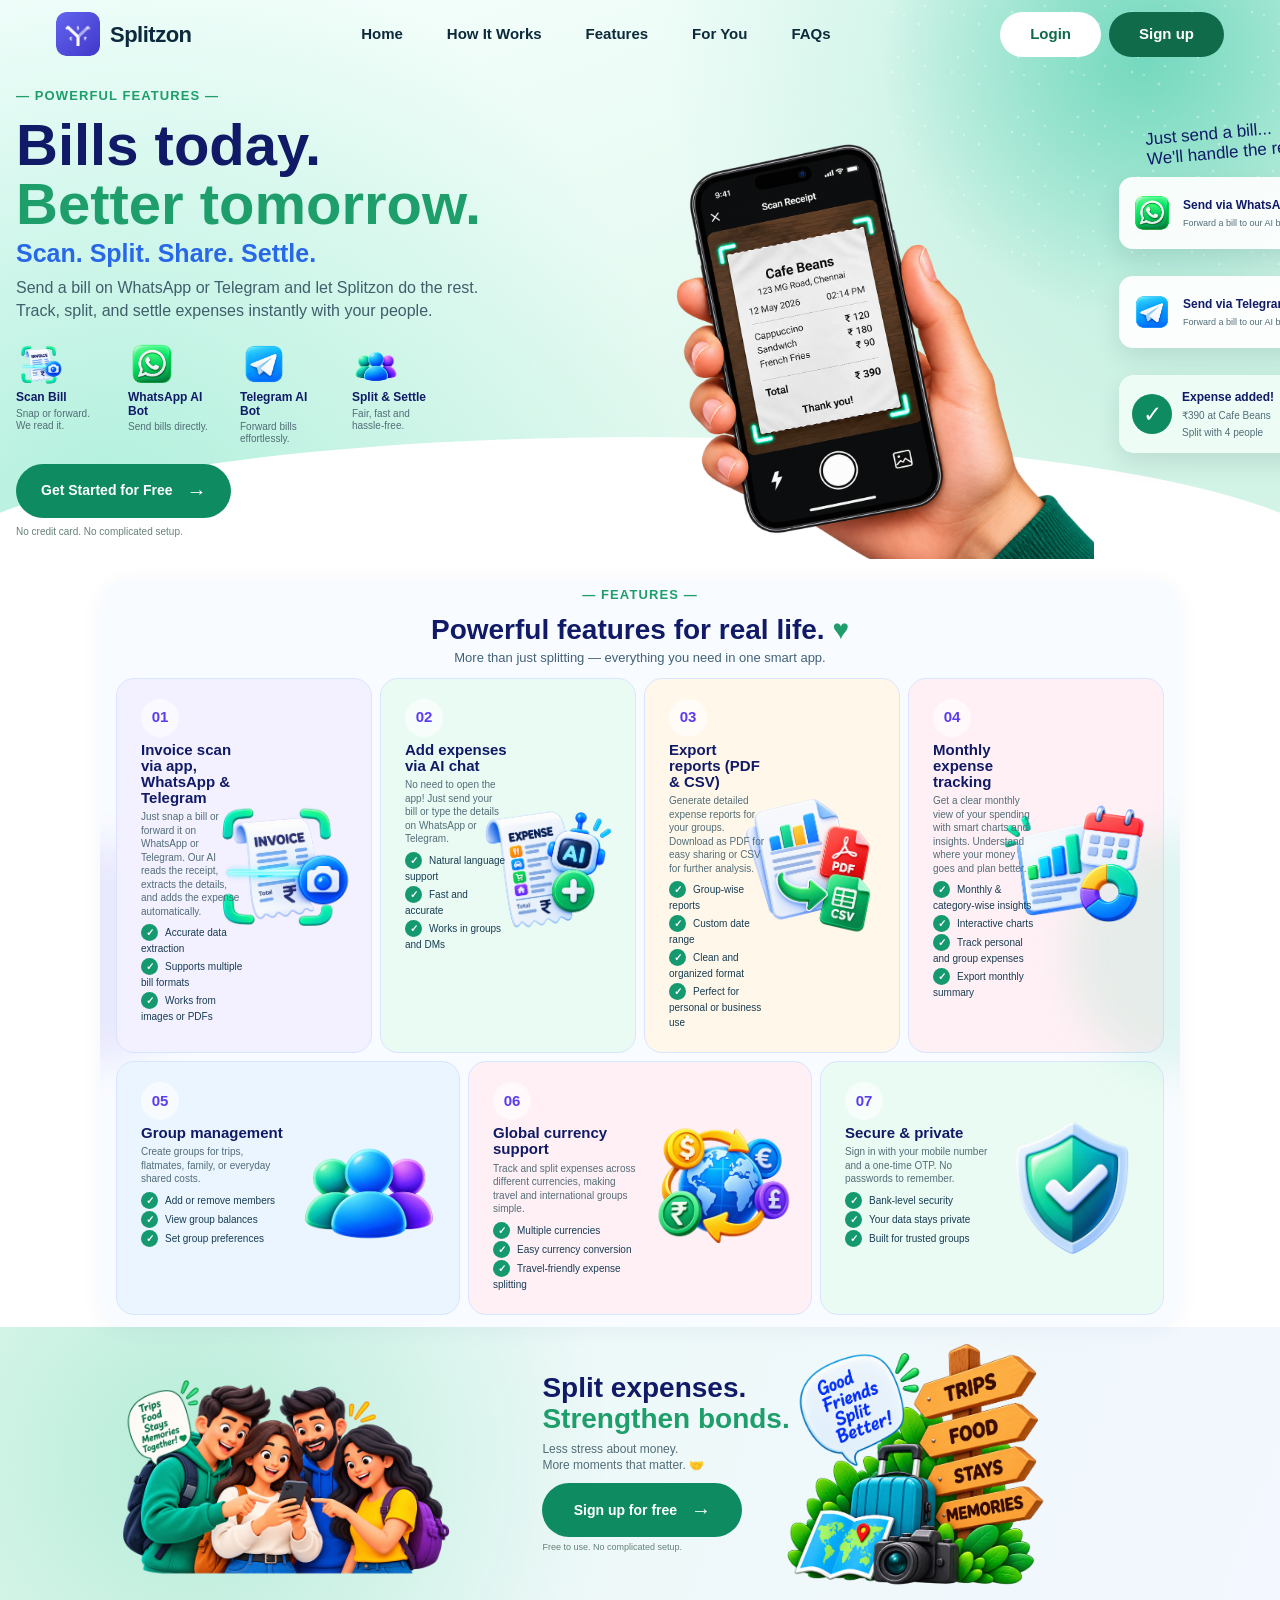
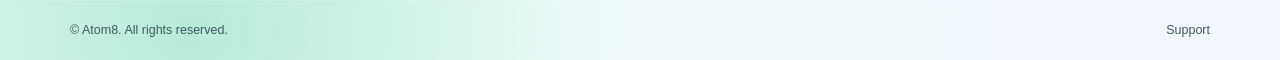
<file: features.html>
<!DOCTYPE html>
<html lang="en">
<head>
<meta charset="UTF-8">
<meta name="viewport" content="width=device-width, initial-scale=1.0">
<title>Splitzon — Features</title>
<link rel="icon" type="image/png" href="assets/images/logo.png">
<link rel="shortcut icon" type="image/png" href="assets/images/logo.png">
<link rel="stylesheet" href="css/styles.css">
<link rel="stylesheet" href="css/features.css">
</head>
<body>
<nav class="navbar">
  <div class="nav-logo">
    <img src="assets/images/logo.png" alt="Splitzon" class="logo-img">
    <span class="logo-text">Splitzon</span>
  </div>
  <ul class="nav-links">
    <li><a href="index.html">Home</a></li>
    <li><a href="how-it-works.html">How It Works</a></li>
    <li><a href="features.html" class="active">Features</a></li>
    <li><a href="for-you.html">For You</a></li>
    <li><a href="faq.html">FAQs</a></li>
  </ul>
  <div class="nav-auth">
    <a href="https://szfe.splitzon.co.in/#/login" class="btn-login">Login</a>
    <a href="https://szfe.splitzon.co.in/#/login" class="btn-signup">Sign up</a>
  </div>

  <!-- Mobile-only hamburger toggle -->
  <button class="hamburger-btn" id="hamburgerBtn" aria-label="Toggle menu" aria-expanded="false" aria-controls="mobileMenu">
    <span></span><span></span><span></span>
  </button>

  <!-- Mobile-only dropdown menu -->
  <div class="mobile-menu" id="mobileMenu">
    <ul class="mobile-nav-links">
      <li><a href="index.html">Home</a></li>
      <li><a href="how-it-works.html">How It Works</a></li>
      <li><a href="features.html" class="active">Features</a></li>
      <li><a href="for-you.html">For You</a></li>
      <li><a href="faq.html">FAQs</a></li>
    </ul>
    <div class="mobile-auth">
      <a href="https://szfe.splitzon.co.in/#/login" class="btn-login">Login</a>
      <a href="https://szfe.splitzon.co.in/#/login" class="btn-signup">Sign up</a>
    </div>
  </div>
</nav>

<section class="features-hero">
  <div class="features-hero-inner">
    <div class="features-hero-content">
      <p class="section-label">— POWERFUL FEATURES —</p>
      <h1>Bills today.<br><span>Better tomorrow.</span></h1>
      <h2>Scan. Split. Share. Settle.</h2>
      <p>Send a bill on WhatsApp or Telegram and let Splitzon do the rest. Track, split, and settle expenses instantly with your people.</p>
      <div class="hero-feature-list">
        <div class="hero-feature"><img src="assets/images/feature_scan.png" alt=""><strong>Scan Bill</strong><span>Snap or forward.<br>We read it.</span></div>
        <div class="hero-feature"><img src="assets/images/whats_app.png" alt=""><strong>WhatsApp AI Bot</strong><span>Send bills directly.</span></div>
        <div class="hero-feature"><img src="assets/images/telegram_app.png" alt=""><strong>Telegram AI Bot</strong><span>Forward bills effortlessly.</span></div>
        <div class="hero-feature"><img src="assets/images/feature_group.png" alt=""><strong>Split &amp; Settle</strong><span>Fair, fast and hassle-free.</span></div>
        <div class="hero-feature-cta-mobile">
          <a href="https://szfe.splitzon.co.in/#/login" class="features-cta">Get Started for Free <span>→</span></a>
          <small>No credit card. No complicated setup.</small>
        </div>
      </div>
      <a href="https://szfe.splitzon.co.in/#/login" class="features-cta features-cta-desktop">Get Started for Free <span>→</span></a>
      <small class="cta-note-desktop">No credit card. No complicated setup.</small>
    </div>

    <div class="features-hero-visual">
      <img src="assets/images/features_hero_phone.png" alt="Splitzon bill scanning on a mobile phone" class="hero-phone">
      <div class="hero-callout">Just send a bill...<br>We'll handle the rest!</div>
      <div class="hero-chat-card whatsapp-card"><img src="assets/images/whats_app.png" alt=""><div><strong>Send via WhatsApp</strong><span>Forward a bill to our AI bot.</span></div></div>
      <div class="hero-chat-card telegram-card"><img src="assets/images/telegram_app.png" alt=""><div><strong>Send via Telegram</strong><span>Forward a bill to our AI bot.</span></div></div>
      <div class="hero-expense-card"><div class="success-icon">✓</div><div><strong>Expense added!</strong><span>₹390 at Cafe Beans</span><span>Split with 4 people</span></div></div>
    </div>
  </div>
</section>

<section class="features-section" id="features">
  <p class="section-label">— FEATURES —</p>
  <h2>Powerful features for real life. <span>♥</span></h2>
  <p class="features-intro">More than just splitting — everything you need in one smart app.</p>
  <div class="fx-grid">
    <article class="fx-card card-purple"><div class="fx-number">01</div><img src="assets/images/feature_scan.png" class="fx-icon" alt=""><h3>Invoice scan via app, WhatsApp &amp; Telegram</h3><p>Just snap a bill or forward it on WhatsApp or Telegram. Our AI reads the receipt, extracts the details, and adds the expense automatically.</p><ul><li>Accurate data extraction</li><li>Supports multiple bill formats</li><li>Works from images or PDFs</li></ul></article>
    <article class="fx-card card-green"><div class="fx-number">02</div><img src="assets/images/feature_ai_chat.png" class="fx-icon" alt=""><h3>Add expenses via AI chat</h3><p>No need to open the app! Just send your bill or type the details on WhatsApp or Telegram.</p><ul><li>Natural language support</li><li>Fast and accurate</li><li>Works in groups and DMs</li></ul></article>
    <article class="fx-card card-orange"><div class="fx-number">03</div><img src="assets/images/feature_reports.png" class="fx-icon" alt=""><h3>Export reports (PDF &amp; CSV)</h3><p>Generate detailed expense reports for your groups. Download as PDF for easy sharing or CSV for further analysis.</p><ul><li>Group-wise reports</li><li>Custom date range</li><li>Clean and organized format</li><li>Perfect for personal or business use</li></ul></article>
    <article class="fx-card card-pink">
      <div class="fx-number">04</div>
      <img src="assets/images/feature_monthly.png" class="fx-icon monthly-icon" alt="Monthly expense tracking">
      <h3>Monthly expense tracking</h3>
      <p>Get a clear monthly view of your spending with smart charts and insights. Understand where your money goes and plan better.</p>
      <ul>
        <li>Monthly &amp; category-wise insights</li>
        <li>Interactive charts</li>
        <li>Track personal and group expenses</li>
        <li>Export monthly summary</li>
      </ul>
    </article>
    <article class="fx-card card-blue"><div class="fx-number">05</div><img src="assets/images/feature_group.png" class="fx-icon" alt=""><h3>Group management</h3><p>Create groups for trips, flatmates, family, or everyday shared costs.</p><ul><li>Add or remove members</li><li>View group balances</li><li>Set group preferences</li></ul></article>
    <article class="fx-card card-pink"><div class="fx-number">06</div><img src="assets/images/feature_global_currency.png" class="fx-icon" alt=""><h3>Global currency support</h3><p>Track and split expenses across different currencies, making travel and international groups simple.</p><ul><li>Multiple currencies</li><li>Easy currency conversion</li><li>Travel-friendly expense splitting</li></ul></article>
    <article class="fx-card card-green"><div class="fx-number">07</div><img src="assets/images/feature_security.png" class="fx-icon" alt=""><h3>Secure &amp; private</h3><p>Sign in with your mobile number and a one-time OTP. No passwords to remember.</p><ul><li>Bank-level security</li><li>Your data stays private</li><li>Built for trusted groups</li></ul></article>
  </div>
</section>

<section class="features-bottom">
  <div class="friends-visual"><img src="assets/images/features_friends.png" alt="Friends sharing expenses"></div>
  <div class="bottom-copy"><h2>Split expenses.<br><span>Strengthen bonds.</span></h2><p>Less stress about money.<br>More moments that matter. 🤝</p><a href="https://szfe.splitzon.co.in/#/login" class="features-cta">Sign up for free <span>→</span></a><small>Free to use. No complicated setup.</small></div>
  <div class="travel-visual"><img src="assets/images/features_travel.png" alt="Travel memories and shared experiences"></div>
</section>

<footer class="footer"><p>© Atom8. All rights reserved.</p><div class="footer-links"><a href="mailto:splitzonsupport@zhini.co.in">Support</a></div></footer>

<script src="js/script.js"></script>
<script src="js/mobile-menu.js"></script>
</body>
</html>
</file>
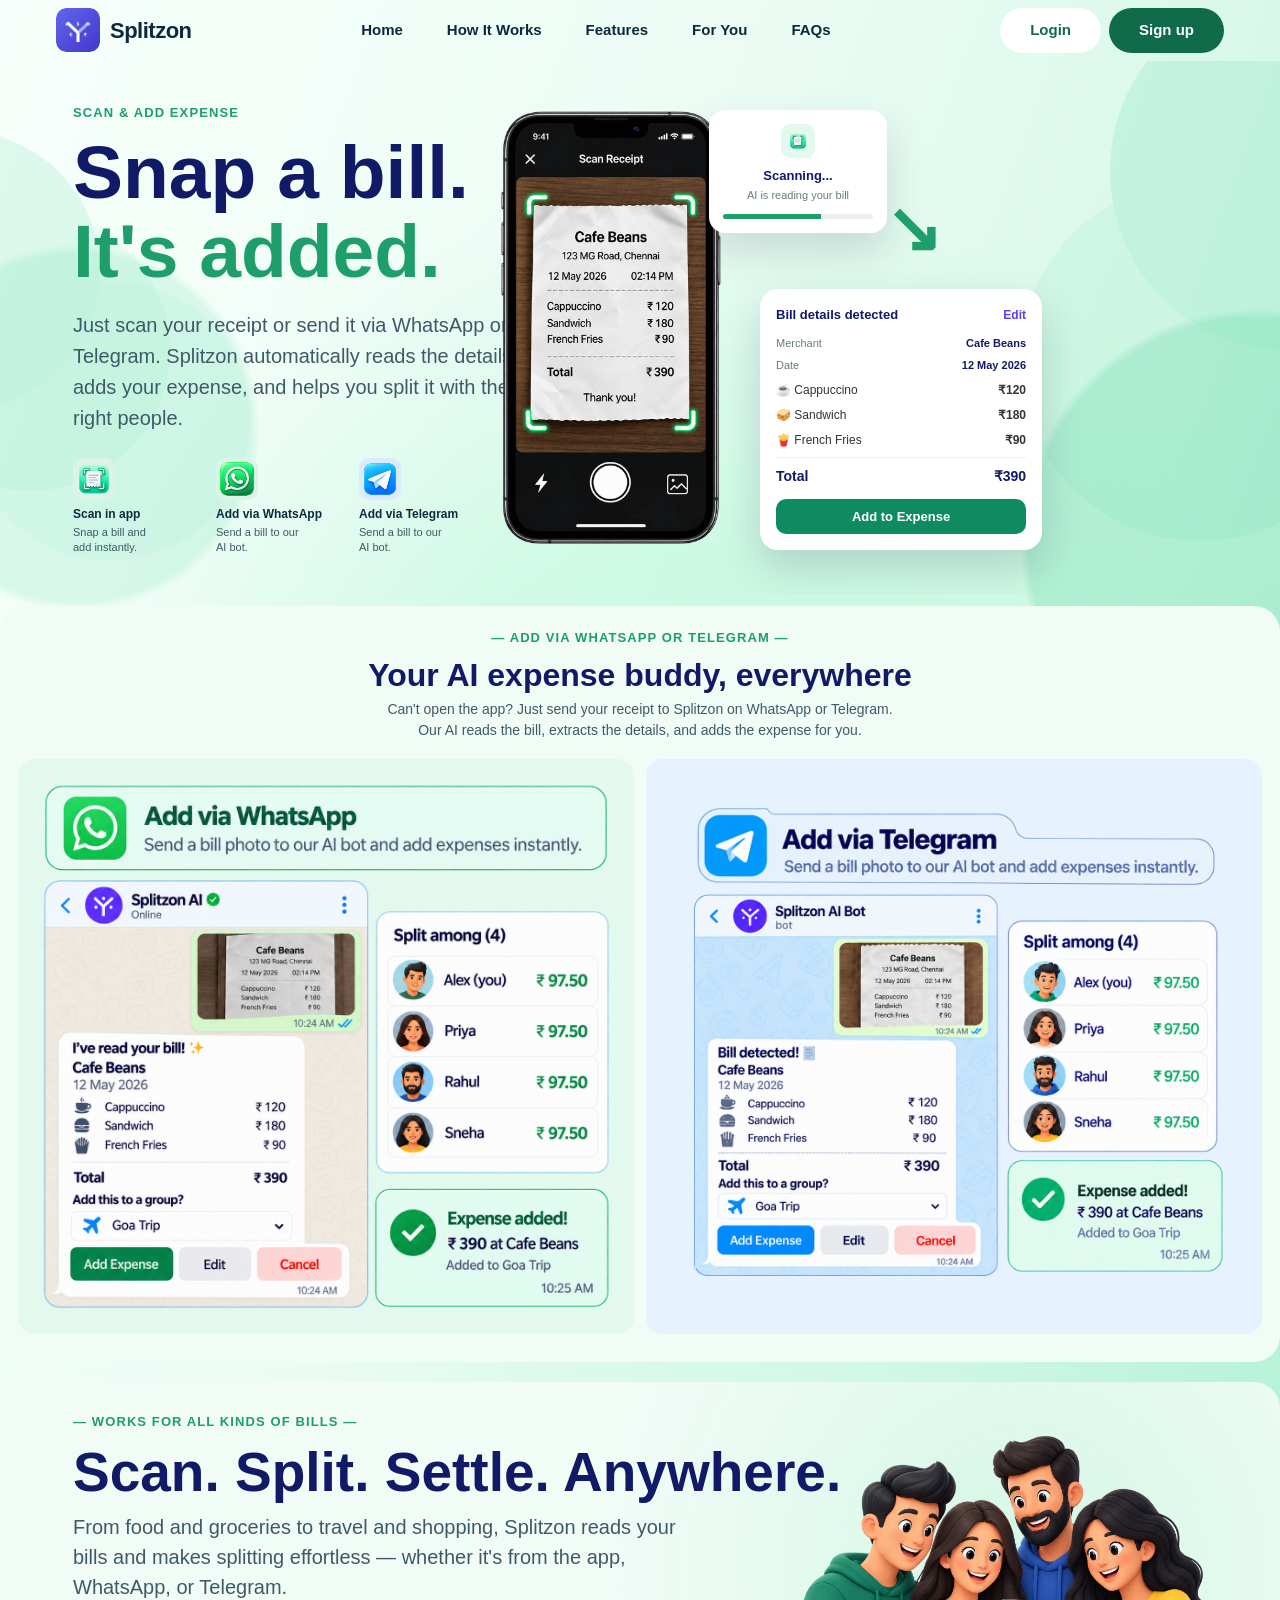
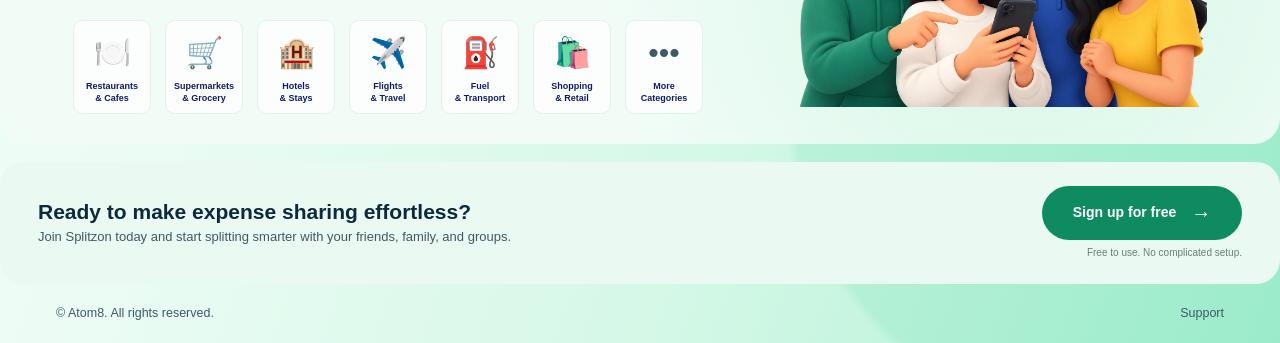
<file: how-it-works.html>
<!DOCTYPE html>
<html lang="en">
<head>
<meta charset="UTF-8">
<meta name="viewport" content="width=device-width, initial-scale=1.0">
<title>Splitzon — How It Works</title>
<link rel="icon" type="image/png" href="assets/images/logo.png">
<link rel="shortcut icon" type="image/png" href="assets/images/logo.png">
<link rel="stylesheet" href="css/styles.css">
<link rel="stylesheet" href="css/how-it-works.css">
</head>
<body>

<nav class="navbar">
  <div class="nav-logo">
    <img src="assets/images/logo.png" alt="Splitzon" class="logo-img"
         onerror="this.style.display='none'; this.nextElementSibling.style.display='flex';" />
    <div class="logo-fallback" style="display:none;">S</div>
    <span class="logo-text">Splitzon</span>
  </div>

  <ul class="nav-links">
    <li><a href="index.html">Home</a></li>
    <li><a href="how-it-works.html" class="active">How It Works</a></li>
    <li><a href="features.html">Features</a></li>
    <li><a href="for-you.html">For You</a></li>
    <li><a href="faq.html">FAQs</a></li>
  </ul>

  <div class="nav-auth">
    <a href="https://szfe.splitzon.co.in/#/login" class="btn-login">Login</a>
    <a href="https://szfe.splitzon.co.in/#/login" class="btn-signup">Sign up</a>
  </div>

  <!-- Mobile-only hamburger toggle -->
  <button class="hamburger-btn" id="hamburgerBtn" aria-label="Toggle menu" aria-expanded="false" aria-controls="mobileMenu">
    <span></span><span></span><span></span>
  </button>

  <!-- Mobile-only dropdown menu -->
  <div class="mobile-menu" id="mobileMenu">
    <ul class="mobile-nav-links">
      <li><a href="index.html">Home</a></li>
      <li><a href="how-it-works.html">How It Works</a></li>
      <li><a href="features.html">Features</a></li>
      <li><a href="for-you.html">For You</a></li>
      <li><a href="faq.html">FAQs</a></li>
    </ul>
    <div class="mobile-auth">
      <a href="https://szfe.splitzon.co.in/#/login" class="btn-login">Login</a>
      <a href="https://szfe.splitzon.co.in/#/login" class="btn-signup">Sign up</a>
    </div>
  </div>
</nav>
<!-- ================= HOW IT WORKS (FIXED) ================= -->
<section class="how-section" id="how-it-works">

  <!-- HERO / SCAN & ADD -->
  <div class="how-hero">

    <div class="how-hero-text">
      <p class="section-label">SCAN &amp; ADD EXPENSE</p>

      <h2>
        Snap a bill.<br>
        <span>It's added.</span>
      </h2>

      <p class="how-description">
        Just scan your receipt or send it via WhatsApp or Telegram.
        Splitzon automatically reads the details, adds your expense,
        and helps you split it with the right people.
      </p>

      <div class="how-methods">

        <div class="how-method">
          <div class="how-method-icon icon-green">
            <img src="assets/images/scan_in_app.png" alt="Scan in app">
          </div>
          <h4>Scan in app</h4>
          <p>Snap a bill and<br>add instantly.</p>
        </div>

        <div class="how-method">
          <div class="how-method-icon whatsapp-icon">
            <img src="assets/images/whats_app.png" alt="WhatsApp">
          </div>
          <h4>Add via WhatsApp</h4>
          <p>Send a bill to our<br>AI bot.</p>
        </div>

        <div class="how-method">
          <div class="how-method-icon telegram-icon">
            <img src="assets/images/telegram_app.png" alt="Telegram">
          </div>
          <h4>Add via Telegram</h4>
          <p>Send a bill to our<br>AI bot.</p>
        </div>

      </div>
    </div>

    <div class="how-scan-visual">
      <img
        src="assets/images/how_scan_phone.png"
        alt="Scan receipt with Splitzon"
        class="scan-phone-img"
      />

      <!-- FLOATING CARD 1: scanning status -->
      <div class="scan-status-card">
        <div class="scan-status-icon">
            <img src="assets/images/scan_in_app.png" alt="Scanning">
        </div>
        <strong>Scanning...</strong>
        <p>AI is reading your bill</p>
        <div class="scan-progress"><span></span></div>
      </div>

      <div class="scan-to-bill-arrow">↘</div>

      <!-- FLOATING CARD 2: detected bill details -->
      <div class="bill-detail-card">
        <div class="bill-detail-head">
          <strong>Bill details detected</strong>
          <a href="#">Edit</a>
        </div>

        <div class="bill-detail-row">
          <span>Merchant</span>
          <b>Cafe Beans</b>
        </div>
        <div class="bill-detail-row">
          <span>Date</span>
          <b>12 May 2026</b>
        </div>

        <div class="bill-detail-item">
          <span>☕ Cappuccino</span>
          <b>₹120</b>
        </div>
        <div class="bill-detail-item">
          <span>🥪 Sandwich</span>
          <b>₹180</b>
        </div>
        <div class="bill-detail-item">
          <span>🍟 French Fries</span>
          <b>₹90</b>
        </div>

        <div class="bill-detail-total">
          <span>Total</span>
          <b>₹390</b>
        </div>

        <button type="button" class="bill-detail-btn">Add to Expense</button>
      </div>
    </div>

  </div>


  <!-- WHATSAPP / TELEGRAM -->
  <div class="ai-section">

    <p class="section-label">— ADD VIA WHATSAPP OR TELEGRAM —</p>

    <h2>Your AI expense buddy, everywhere</h2>

    <p class="ai-description">
      Can't open the app? Just send your receipt to Splitzon on WhatsApp or Telegram.<br>
      Our AI reads the bill, extracts the details, and adds the expense for you.
    </p>

    <div class="ai-cards">

      <!-- WHATSAPP -->
      <!-- NOTE: no visible <h3>/<p> heading here anymore — the PNG already
           shows "Add via WhatsApp" + its subtitle at the top of the image.
           We keep an sr-only heading for screen readers / SEO only. -->
      <div class="ai-card whatsapp-card">
        <h3 class="sr-only">Add via WhatsApp</h3>
        <img
          src="assets/images/how_whatsapp_chat.png"
          alt="Add via WhatsApp — send a bill photo to our AI bot and add expenses instantly"
          class="chat-image"
        />
      </div>

      <!-- TELEGRAM -->
      <div class="ai-card telegram-card">
        <h3 class="sr-only">Add via Telegram</h3>
        <img
          src="assets/images/how_telegram_chat.png"
          alt="Add via Telegram — send a bill photo to our AI bot and add expenses instantly"
          class="chat-image"
        />
      </div>

    </div>

  </div>


  <!-- WORKS FOR ALL BILLS -->
  <div class="bills-section">

    <div class="bills-content">

      <p class="section-label">— WORKS FOR ALL KINDS OF BILLS —</p>

      <h2>Scan. Split. Settle. Anywhere.</h2>

      <p>
        From food and groceries to travel and shopping, Splitzon reads your bills
        and makes splitting effortless — whether it's from the app, WhatsApp, or Telegram.
      </p>

      <div class="bill-categories">

        <div class="bill-category">
          <span>🍽️</span>
          <strong>Restaurants<br>&amp; Cafes</strong>
        </div>

        <div class="bill-category">
          <span>🛒</span>
          <strong>Supermarkets<br>&amp; Grocery</strong>
        </div>

        <div class="bill-category">
          <span>🏨</span>
          <strong>Hotels<br>&amp; Stays</strong>
        </div>

        <div class="bill-category">
          <span>✈️</span>
          <strong>Flights<br>&amp; Travel</strong>
        </div>

        <div class="bill-category">
          <span>⛽</span>
          <strong>Fuel<br>&amp; Transport</strong>
        </div>

        <div class="bill-category">
          <span>🛍️</span>
          <strong>Shopping<br>&amp; Retail</strong>
        </div>

        <div class="bill-category">
          <span>•••</span>
          <strong>More<br>Categories</strong>
        </div>

      </div>

    </div>

    <div class="people-visual">
      <img
        src="assets/images/shared_expenses_people.png"
        alt="Friends sharing expenses with Splitzon"
      />
    </div>

  </div>


  <!-- CTA -->
  <div class="how-cta">

    <div>
      <h3>Ready to make expense sharing effortless?</h3>
      <p>
        Join Splitzon today and start splitting smarter with your friends, family, and groups.
      </p>
    </div>

    <div class="how-cta-action">
      <a
        href="https://szfe.splitzon.co.in/#/login"
        class="how-signup-btn"
      >
        Sign up for free <span>→</span>
      </a>

      <small>Free to use. No complicated setup.</small>
    </div>

  </div>

</section>

<footer class="footer">
  <p>© Atom8. All rights reserved.</p>
  <div class="footer-links">
    <a href="mailto:splitzonsupport@zhini.co.in">Support</a>
  </div>
</footer>

<script src="js/script.js"></script>
<script src="js/mobile-menu.js"></script>
</body>
</html>
</file>
<file: css/styles.css>
/* ==========================================================
   Splitzon Landing Page — CSS
   Colors/fonts mirror the Flutter SplitzonColors / SplitzonText
   Updated to match latest Flutter home_screen.dart
   + Mobile responsive fixes (hamburger menu, phone mockup, trust strip)
   ========================================================== */

:root {
  --navy-text: #0C2A3B;
  --body-text: #3E5A66;
  --purple: #6C4FE8;
  --dark-green-btn: #0F6B4A;
  --mint-top: #EFFDF6;
  --mint-mid: #BDEBD3;
  --teal-bottom: #57C596;
  --card-green-bg: #DDF3E7;
  --card-purple-bg: #E9E3FB;
  --card-orange-bg: #FCEBD7;
  --card-pink-bg: #FBE1E7;
  --card-blue-bg: #DCEBFB;
  --section-label-green: #1E9E6B;
  --footer-bg: #EAF9F1;
  --input-border: #D8E4E1;
}

* {
  box-sizing: border-box;
}

* { box-sizing: border-box; margin: 0; padding: 0; }

body {
  font-family: 'Inter', sans-serif;
  color: var(--body-text);
  line-height: 1.5;
  background: #ffffff;
  overflow-x: hidden;
}

h1, h2, h3, h4 {
  font-family: 'Poppins', sans-serif;
  color: var(--navy-text);
  font-weight: 700;
  line-height: 1.15;
}

a { text-decoration: none; color: inherit; }

.hero {
  position: relative;
  isolation: isolate;
  overflow: hidden;
  background:
    linear-gradient(
      110deg,
      #FFFFFF 0%,
      #F5FCF8 30%,
      #E4F7ED 52%,
      #A9E3C5 68%,
      #32B982 100%
    );
}

.hero::before {
  content: "";
  position: absolute;
  width: 850px;
  height: 850px;
  right: -300px;
  top: -500px;
  border-radius: 50%;
  border: 100px solid rgba(255, 255, 255, 0.28);
  filter: blur(1px);
  pointer-events: none;
  z-index: -1;
}

.hero::after {
  content: "";
  position: absolute;
  width: 760px;
  height: 760px;
  right: -300px;
  bottom: -560px;
  border-radius: 50%;
  border: 90px solid rgba(255, 255, 255, 0.12);
  pointer-events: none;
  z-index: -1;
}

.navbar {
  position: relative;
  display: flex;
  align-items: center;
  justify-content: space-between;
  padding: 12px 56px;
  flex-wrap: wrap;
  gap: 16px;
}

.nav-logo { display: flex; align-items: center; gap: 10px; }
.logo-img {
  width: 44px;
  height: 44px;
  border-radius: 10px;
  object-fit: contain;
  display: block;
  image-rendering: auto;
}
.logo-fallback {
  width: 40px; height: 40px; border-radius: 10px;
  background: var(--purple); color: #fff;
  align-items: center; justify-content: center; font-weight: 800;
}
.logo-text { font-family: 'Poppins', sans-serif; font-weight: 800; font-size: 22px; color: var(--navy-text); letter-spacing: -0.5px; }

.nav-links { display: flex; list-style: none; gap: 44px; }
.nav-links a { font-weight: 600; font-size: 15px; color: var(--navy-text); }
.nav-links a:hover { color: var(--section-label-green); }

.nav-auth { display: flex; align-items: center; gap: 8px; }
.btn-login {
  font-weight: 700; font-size: 15px; color: var(--dark-green-btn);
  background: #fff; padding: 11px 30px; border-radius: 30px;
}
.btn-signup {
  background: var(--dark-green-btn); color: #fff; font-weight: 700; font-size: 15px;
  padding: 11px 30px; border-radius: 30px; transition: opacity 0.15s ease;
}
.btn-signup:hover { opacity: 0.9; }

/* ================= HAMBURGER (mobile only) ================= */
.hamburger-btn {
  display: none;
  flex-direction: column;
  justify-content: center;
  align-items: center;
  gap: 5px;
  width: 40px;
  height: 40px;
  background: transparent;
  border: none;
  cursor: pointer;
  z-index: 30;
  flex-shrink: 0;
}
.hamburger-btn span {
  display: block;
  width: 24px;
  height: 2.5px;
  border-radius: 2px;
  background: var(--navy-text);
  transition: transform 0.25s ease, opacity 0.2s ease;
}
.hamburger-btn.open span:nth-child(1) { transform: translateY(7.5px) rotate(45deg); }
.hamburger-btn.open span:nth-child(2) { opacity: 0; }
.hamburger-btn.open span:nth-child(3) { transform: translateY(-7.5px) rotate(-45deg); }

.mobile-menu {
  display: none;
  width: 100%;
  flex-direction: column;
  background: #fff;
  border-radius: 16px;
  box-shadow: 0 12px 28px rgba(12, 42, 59, 0.14);
  margin-top: 8px;
  padding: 10px 8px;
  order: 3;
}
.mobile-menu.open { display: flex; }
.mobile-nav-links { list-style: none; display: flex; flex-direction: column; }
.mobile-nav-links a {
  display: block;
  font-weight: 600;
  font-size: 15px;
  color: var(--navy-text);
  padding: 12px 14px;
  border-radius: 10px;
}
.mobile-nav-links a:active,
.mobile-nav-links a:hover { background: var(--footer-bg); color: var(--section-label-green); }
.mobile-auth {
  display: flex;
  gap: 10px;
  padding: 10px 10px 4px;
  border-top: 1px solid #EEF3F1;
  margin-top: 6px;
}
.mobile-auth .btn-login,
.mobile-auth .btn-signup {
  flex: 1;
  text-align: center;
  padding: 12px 10px;
}
.mobile-auth .btn-login { border: 1.5px solid var(--dark-green-btn); }

.hero-content {
  position: relative;
  z-index: 2;
  display: flex;
  align-items: flex-start;
  justify-content: space-between;
  gap: 40px;
  padding: 30px 56px 0;
  flex-wrap: wrap;
}

.hero-text { max-width: 520px; }
.eyebrow {
  font-weight: 600; font-size: 13px; letter-spacing: 1.1px;
  color: var(--section-label-green); margin-bottom: 14px;
}
.hero-heading { font-size: 52px; margin-bottom: 18px; }
.accent-green { color: #1E9E6B; }
.hero-desc { font-size: 16px; margin-bottom: 26px; max-width: 480px; }

.store-badges { display: flex; gap: 12px; margin-bottom: 14px; }
.badge-img { height: 46px; }

.hero-footnote { font-size: 13px; }

.hero-visual {
  position: relative;
  flex: 1;
  min-width: 420px;
  height: 420px;
  padding-left: 190px;
  z-index: 1;
}
.mockup-stack { position: relative; width: 100%; height: 100%; }
.laptop-mockup {
  position: absolute; left: 40px; top: 50px; width: 510px;; max-width: 90%;
  filter: drop-shadow(0 20px 30px rgba(0,0,0,0.18));
}
.phone-mockup {
  position: absolute; left: 15px; top: 90px; width: 220px;
  filter: drop-shadow(0 15px 20px rgba(0,0,0,0.2));
}

.float-card {
  position: absolute;
  width: 135px;
  background: #fff;
  border-radius: 14px;
  padding: 11px;
  box-shadow: 0 8px 16px rgba(0,0,0,0.08);
}

.float-card p {
  font-size: 13.5px;
  font-weight: 600;
  color: var(--navy-text);
  line-height: 1.25;
}

.float-icon {
  width: 34px; height: 34px; border-radius: 9px; margin-bottom: 8px;
  display: flex; align-items: center; justify-content: center; font-size: 16px;
}
.icon-green { background: var(--card-green-bg); }
.icon-purple { background: var(--card-purple-bg); }
.icon-orange { background: var(--card-orange-bg); }
.icon-pink { background: var(--card-pink-bg); }
.icon-blue { background: var(--card-blue-bg); }

.card-whatsapp { left: -155px; top: 10px; }
.card-track    { left: -155px; top: 140px; }
.card-settle   { left: -155px; top: 270px; }

.card-telegram {
  position: absolute;
  right: 0;
  top: 10px;
  height: 135px;
}

.card-currency {
  position: absolute;
  right: 0;
  top: 155px;
  height: 135px;
}

.card-notify {
  position: absolute;
  right: 0;
  top: 300px;
  height: 135px;
}

.flags-row { display: flex; margin-bottom: 8px; }
.flag {
  width: 26px; height: 26px; border-radius: 50%; background: #fff;
  display: flex; align-items: center; justify-content: center; font-size: 13px;
  box-shadow: 0 2px 4px rgba(0,0,0,0.08); margin-left: -8px; border: 2px solid #fff;
}
.flag:first-child { margin-left: 0; }

/* ================= TRUST STRIP ================= */
.trust-strip {
  display: flex;
  align-items: center;
  justify-content: center;
  gap: 28px;
  width: 100%;
  padding: 12px 56px 18px;
  margin-top: -2px;
}

.trust-item {
  display: flex;
  align-items: center;
  gap: 8px;
  white-space: nowrap;
  font-size: 13px;
  color: var(--body-text);
}

.trust-icon {
  font-size: 22px;
  color: var(--section-label-green);
  line-height: 1;
}

.trust-separator {
  color: #75B89D;
  font-size: 18px;
}

/* ================= WHY SECTION ================= */
.why-section { padding: 28px 56px; text-align: center; background: #fff; }
.section-label {
  font-weight: 600; font-size: 13px; letter-spacing: 1.1px; color: var(--section-label-green);
  margin-bottom: 10px;
}
.section-heading { font-size: 34px; margin-bottom: 40px; }

.feature-grid {
  display: grid;
  grid-template-columns: repeat(8, 1fr);
  gap: 12px;
  text-align: left;
}
.feature-card {
  background: #F0F7FF;
  border: 1px solid #EFF1F0;
  border-radius: 16px;
  padding: 14px;
  box-shadow: 0 4px 12px rgba(0,0,0,0.03);
  min-height: 185px;
  display: flex;
  flex-direction: column;
}
.feature-icon {
  width: 40px; height: 40px; border-radius: 10px; margin-bottom: 12px;
  display: flex; align-items: center; justify-content: center; font-size: 18px;
  flex-shrink: 0;
}
.feature-card h3 { font-size: 13.5px; margin-bottom: 6px; }
.feature-card p { font-size: 11.5px; flex: 1; }
.chat-icons { display: flex; gap: 6px; margin-top: 8px; }
.chat-dot {
  width: 24px; height: 24px; border-radius: 50%; display: flex;
  align-items: center; justify-content: center; font-size: 11px; color: #fff;
}
.dot-green { background: #25D366; }
.dot-blue { background: #2AABEE; }

/* ================= DECORATIVE BACKGROUND BLOBS (behind Perfect For / CTA / Footer) ================= */
.decor-wrap { position: relative; overflow: hidden; }
.decor-circle { position: absolute; border-radius: 50%; pointer-events: none; z-index: 0; }
.dc-1 { width: 280px; height: 280px; left: -110px; bottom: -130px; background: rgba(233, 232, 250, 0.65); }
.dc-2 { width: 255px; height: 255px; left: 40px;  bottom: -150px; background: rgba(216, 245, 232, 0.75); }
.dc-3 { width: 220px; height: 220px; right: -100px; bottom: -90px; background: rgba(216, 245, 232, 0.75); }
.dc-4 { width: 150px; height: 150px; right: 0px;   bottom: -120px; background: rgba(200, 240, 223, 0.7); }
.decor-wrap > .perfect-section,
.decor-wrap > .cta-wrap,
.decor-wrap > .footer { position: relative; z-index: 1; }

/* ================= PERFECT FOR ================= */
.perfect-section { background: #fff; padding: 8px 0 14px; text-align: center; }
.perfect-section .section-label { font-size: 12px; margin-bottom: 4px; padding: 0 22px; }
.perfect-section .section-heading { font-size: 24px; margin-bottom: 8px; padding: 0 22px; }

.perfect-box {
  width: calc(100% - 120px);
  max-width: 1266px;
  margin: 0 auto;
  background: var(--footer-bg);
  border-radius: 20px;
  padding: 20px 56px;
}
.perfect-grid {
  display: flex;
  align-items: center;
  justify-content: center;
  flex-wrap: wrap;
}
.perfect-item { display: flex; align-items: flex-start; gap: 10px; text-align: left; }
.perfect-icon { font-size: 22px; color: var(--section-label-green); line-height: 1; margin-top: 2px; }
.perfect-item h4 { font-size: 14px; margin-bottom: 2px; }
.perfect-item p { font-size: 12.5px; }
.perfect-divider { width: 1px; height: 40px; background: #B7D6C5; margin: 0 28px; flex-shrink: 0; }

/* ================= BOTTOM CTA ================= */
.cta-wrap { padding: 0 250px 40px; }
.cta-box {
  background: var(--footer-bg); border-radius: 20px; padding: 28px;
  display: flex; align-items: center; justify-content: space-between; flex-wrap: wrap; gap: 24px;
}
.cta-left { display: flex; align-items: center; gap: 14px; }
.cta-icon {
  width: 40px; height: 40px; border-radius: 10px; background: var(--card-green-bg);
  display: flex; align-items: center; justify-content: center; font-size: 18px;
  flex-shrink: 0;
}
.cta-left h3 { font-size: 18px; margin-bottom: 4px; }
.cta-left p { font-size: 13.5px; }
.cta-box .nav-auth .btn-login { background: transparent; padding: 10px 14px; }
.cta-box .nav-auth .btn-signup { padding: 12px 20px; border-radius: 8px; }

/* ================= FOOTER ================= */
.footer {
  padding: 20px 56px; display: flex; justify-content: space-between; align-items: center;
  flex-wrap: wrap; gap: 10px;
}
.footer p { font-size: 12.5px; }
.footer-links { display: flex; gap: 18px; }
.footer-links a { font-size: 12.5px; }
.footer-links a:hover { color: var(--section-label-green); }

/* ================= RESPONSIVE ================= */
/* Breakpoint matches Flutter's kMobileBreakpoint (1150px) */
@media (max-width: 1150px) {
  .hero::before,
  .hero::after {
    opacity: 0.45;
    transform: scale(0.55);
    transform-origin: top right;
  }

  .navbar { padding: 16px 20px; flex-wrap: wrap; }
  .nav-links, .nav-auth { display: none; }
  .hamburger-btn { display: flex; }

  .hero-content { padding: 20px 20px 40px; }
  .hero-heading { font-size: 34px; }

  /* Show a simplified centered phone mockup instead of the full laptop stack */
   /* ================= MOBILE HERO MOCKUPS ================= */

  .hero-visual {
    position: relative;
    display: block;
    width: 100%;
    min-width: 0;
    height: 390px;
    padding: 0;
    margin-top: -20px;
    z-index: 1;
  }

  .mockup-stack {
    position: relative;
    width: 100%;
    height: 100%;
  }

  /* Laptop - background */
  .laptop-mockup {
    display: block;
    position: absolute;
    top: 0;
    right: -2%;
    left: auto;
    width: 94%;
    max-width: none;
    margin: 0;
    z-index: 1;
    filter: drop-shadow(0 15px 20px rgba(0,0,0,0.2));
  }

  /* Phone - foreground */
  .phone-mockup {
    display: block;
    position: absolute;
    top: 72px;
    left: 2%;
    width: 34%;
    max-width: 230px;
    margin: 0;
    z-index: 2;
    filter: drop-shadow(0 15px 20px rgba(0,0,0,0.2));
  }

    /* Hide floating cards on mobile */
  .hero-visual .float-card {
    display: none !important;
  }

  /* Trust strip: stack vertically so text never gets clipped */
  .trust-strip {
    flex-direction: column;
    align-items: flex-start;
    gap: 12px;
    padding: 16px 20px 20px;
    margin-top: -120px;
  }
  .trust-item { white-space: normal; }
  .trust-separator { display: none; }

  .why-section { padding: 20px; }
  .feature-grid {
    grid-template-columns: repeat(2, 1fr);
    gap: 10px;
  }
  .feature-card { min-height: auto; }

  .perfect-section { padding: 18px 0 22px; }
  .perfect-section .section-label,
  .perfect-section .section-heading { padding: 0 20px; }
  .perfect-box { padding: 20px; }
  .perfect-grid { flex-direction: column; align-items: center; gap: 16px; }
  .perfect-item { width: 100%; max-width: 320px; padding: 0 20px; }
  .perfect-divider { display: none; }

  .dc-1, .dc-2, .dc-3, .dc-4 { transform: scale(0.6); }

  .cta-wrap { padding: 0 20px 40px; }
  .cta-box { flex-direction: column; align-items: flex-start; }
  .cta-box .nav-auth { display: flex; }

  .footer { padding: 20px; }
}

@media (max-width: 420px) {
  .hero-heading { font-size: 28px; }
  .store-badges { flex-wrap: wrap; }
}
</file>
<file: css/faq.css>
/* ==========================================================
   FAQ PAGE — Splitzon
   Reuses variables/classes from styles.css
   ========================================================== */

/* ---------- FAQ HERO ---------- */
.faq-hero {
  position: relative;
  overflow: hidden;
  background: linear-gradient(135deg, 
    #ffffff 0%, 
    #f6fdfa 30%, 
    #eafcf4 60%, 
    #dbf6ea 100%
  );
  padding: 110px 56px 40px;
}

.faq-hero::before {
  content: "";
  position: absolute;
  width: 260px;
  height: 260px;
  left: -60px;
  top: -40px;
  border-radius: 50%;
  background: radial-gradient(circle at 40% 40%, rgba(120,220,180,0.55), rgba(120,220,180,0) 70%);
  z-index: 0;
}

.faq-hero::after {
  content: "";
  position: absolute;
  width: 480px;
  height: 480px;
  left: -180px;
  top: 120px;
  border-radius: 50%;
  background: radial-gradient(circle at 50% 50%, rgba(150,230,195,0.5), rgba(150,230,195,0) 72%);
  z-index: 0;
}

.faq-blob-tr {
  position: absolute;
  width: 420px;
  height: 420px;
  right: -120px;
  top: -220px;
  border-radius: 50%;
  background: radial-gradient(circle at 45% 55%, #7fe0bf 0%, rgba(127,224,191,0) 70%);
  z-index: 0;
}

.faq-blob-dot {
  position: absolute;
  width: 60px;
  height: 60px;
  right: 90px;
  top: 200px;
  border-radius: 50%;
  background: radial-gradient(circle, #6fdcb8 0%, rgba(111,220,184,0) 75%);
  z-index: 0;
}

.faq-blob-br {
  position: absolute;
  width: 700px;
  height: 500px;
  right: -150px;
  bottom: -280px;
  border-radius: 50%;
  background: radial-gradient(circle at 60% 30%, #21c793 0%, rgba(33,199,147,0.7) 45%, rgba(33,199,147,0) 75%);
  z-index: 0;
}

.faq-hero-wave {
  position: absolute;
  bottom: -2px;
  left: 0;
  width: 100%;
  line-height: 0;
  z-index: 1;
}
.faq-hero-wave svg { width: 100%; height: 90px; display: block; }

.faq-hero-inner { position: relative; z-index: 2; }

.faq-hero-inner {
  display: flex;
  align-items: center;
  justify-content: flex-start;
  gap: 40px;
  flex-wrap: wrap;
  max-width: 1300px;
  margin: 0 auto;
}
.faq-hero-text { max-width: 520px; }
.faq-hero-btns { display: flex; align-items: center; gap: 20px; margin-top: 10px; }
.btn-watch { font-weight: 600; font-size: 14px; color: var(--navy-text); display: flex; align-items: center; gap: 8px; }
.faq-hero-visual { flex: 1.3; min-width: 380px; display: flex; justify-content: center; align-items: flex-end; }
.faq-hero-img { width: 100%; max-width: 640px; }

/* ---------- MAIN FAQ LAYOUT ---------- */
.faq-main { padding: 8px 56px 60px; background: #fff; }
.faq-wrapper {
  display: flex;
  gap: 28px;
  max-width: 1300px;
  margin: 0 auto;
  align-items: flex-start;
}

/* ---------- SIDEBAR ---------- */
.faq-sidebar {
  width: 280px;
  flex-shrink: 0;
  background: #eafcf4;
  border-radius: 16px;
  padding: 10px;
  display: flex;
  flex-direction: column;
  gap: 4px;
  position: sticky;
  top: 20px;
}
.faq-category-item {
  display: flex;
  align-items: center;
  gap: 12px;
  padding: 14px 14px;
  border-radius: 12px;
  font-weight: 600;
  font-size: 14.5px;
  color: var(--navy-text);
  transition: background 0.15s ease, color 0.15s ease;
}
.faq-category-item span:nth-child(2) { flex: 1; }
.faq-cat-icon { font-size: 16px; }
.chevron { font-size: 18px; opacity: 0.5; }
.faq-category-item:hover { background: #fff; }
.faq-category-item.active {
  background: linear-gradient(135deg, #ffffff 0%, #eafcf4 40%, #b9ecd6 75%, #4fd3ab 100%);
  color: var(--navy-text);
  box-shadow: 0 4px 10px rgba(0,0,0,0.08);
}
.faq-category-item.active .chevron { opacity: 1; color: var(--navy-text); }
.faq-category-item.active .chevron { opacity: 1; color: #fff; }

/* ---------- CONTENT ---------- */
.faq-content { flex: 1; min-width: 0; }

.faq-search-wrap {
  display: flex;
  align-items: center;
  gap: 10px;
  border: 1px solid var(--input-border);
  border-radius: 12px;
  padding: 14px 18px;
  margin-bottom: 24px;
}
.search-icon { font-size: 15px; opacity: 0.6; }
.faq-search-input {
  flex: 1;
  border: none;
  outline: none;
  font-size: 14.5px;
  font-family: 'Inter', sans-serif;
  color: var(--navy-text);
}
.search-kbd { font-size: 12px; color: var(--body-text); opacity: 0.6; }

.faq-content-section .section-label { margin-bottom: 6px; }
.badge-pill {
  display: inline-block;
  background: var(--card-green-bg);
  color: var(--section-label-green);
  font-size: 12px;
  font-weight: 700;
  padding: 3px 12px;
  border-radius: 20px;
  margin-left: 6px;
  vertical-align: middle;
}
.section-heading-sm { font-size: 26px; margin-bottom: 6px; }
.faq-section-desc { font-size: 14.5px; margin-bottom: 20px; max-width: 620px; }

/* ---------- ACCORDION ---------- */
.faq-list { display: flex; flex-direction: column; gap: 10px; }
.faq-item {
  border: 1px solid var(--input-border);
  border-radius: 14px;
  overflow: hidden;
  background: #fff;
}
.faq-item.open { border-color: #B7E4CB; }

.faq-question {
  display: flex;
  align-items: center;
  justify-content: space-between;
  padding: 16px 20px;
  cursor: pointer;
  font-weight: 700;
  font-size: 15px;
  color: var(--navy-text);
}
.faq-icon { font-size: 16px; transition: transform 0.25s ease; color: var(--navy-text); flex-shrink: 0; margin-left: 12px; }
.faq-icon.rotated { transform: rotate(180deg); color: var(--section-label-green); }

.faq-answer {
  max-height: 0;
  overflow: hidden;
  transition: max-height 0.3s ease;
  background: var(--card-green-bg);
}
.faq-item.open .faq-answer { background: var(--card-green-bg); }
.faq-answer p, .faq-answer li { font-size: 14px; color: var(--body-text); line-height: 1.6; }
.faq-answer > p, .faq-answer > ol, .faq-answer > ul, .faq-answer > .faq-answer-note {
  padding: 0 20px;
}
.faq-answer > p:first-child, .faq-answer > ol:first-child, .faq-answer > ul:first-child { padding-top: 18px; }
.faq-answer > *:last-child { padding-bottom: 18px; }

/* Numbered steps */
.faq-steps { list-style: none; display: flex; flex-direction: column; gap: 10px; margin: 10px 0; }
.faq-steps li {
  display: flex;
  align-items: flex-start;
  gap: 12px;
  counter-increment: step-counter;
}
.faq-steps li::before {
  content: counter(step-counter);
  counter-increment: step-counter;
  width: 22px; height: 22px; border-radius: 50%;
  background: var(--section-label-green);
  color: #fff; font-size: 12px; font-weight: 700;
  display: flex; align-items: center; justify-content: center;
  flex-shrink: 0; margin-top: 1px;
}
.faq-steps { counter-reset: step-counter; }

/* Checklist */
.faq-checklist { list-style: none; display: flex; flex-direction: column; gap: 8px; margin: 10px 0; }
.faq-checklist li { display: flex; align-items: flex-start; gap: 10px; }
.faq-checklist li::before {
  content: "✓";
  width: 18px; height: 18px; border-radius: 50%;
  background: var(--section-label-green); color: #fff;
  font-size: 11px; font-weight: 700;
  display: flex; align-items: center; justify-content: center;
  flex-shrink: 0; margin-top: 2px;
}

/* Icon list (App & Platform) */
.faq-icon-list { list-style: none; display: flex; flex-direction: column; gap: 10px; margin: 10px 0; }
.faq-icon-list li { display: flex; align-items: center; gap: 10px; }
.platform-icon { font-size: 16px; width: 20px; text-align: center; }

.faq-answer-note { font-style: italic; opacity: 0.85; }

/* ---------- SUPPORT BAND ---------- */
.faq-support-band {
  position: relative;
  overflow: hidden;
  max-width: 100%;
  margin: 0 0 28px;
  background-color: #eafcf4;
  background-image:
    radial-gradient(circle at 8% 15%, rgba(140,228,195,0.55) 0%, rgba(140,228,195,0) 60%),
    radial-gradient(circle at 5% 55%, rgba(120,222,185,0.45) 0%, rgba(120,222,185,0) 65%),
    radial-gradient(circle at 92% -5%, rgba(80,210,170,0.55) 0%, rgba(80,210,170,0) 55%),
    radial-gradient(circle at 96% 32%, rgba(90,215,175,0.5) 0%, rgba(90,215,175,0) 60%),
    radial-gradient(circle at 88% 95%, rgba(33,199,147,0.85) 0%, rgba(33,199,147,0.35) 40%, rgba(33,199,147,0) 68%),
    linear-gradient(135deg, #f3fdf8 0%, #eafcf4 100%);
  background-repeat: no-repeat;
  border-radius: 0;
  padding: 0 56px 0 0;
  display: flex;
  align-items: stretch;
  gap: 0;
}

.faq-support-band::after {
  content: "";
  position: absolute;
  left: 0;
  bottom: -2px;
  width: 100%;
  height: 70px;
  z-index: 0;
  background: #fff;
  -webkit-mask-image: url("data:image/svg+xml;utf8,<svg xmlns='http://www.w3.org/2000/svg' viewBox='0 0 1300 70' preserveAspectRatio='none'><path d='M0,40 C200,10 350,60 550,35 C750,10 900,55 1100,30 C1200,18 1260,25 1300,20 L1300,70 L0,70 Z' fill='black'/></svg>");
  mask-image: url("data:image/svg+xml;utf8,<svg xmlns='http://www.w3.org/2000/svg' viewBox='0 0 1300 70' preserveAspectRatio='none'><path d='M0,40 C200,10 350,60 550,35 C750,10 900,55 1100,30 C1200,18 1260,25 1300,20 L1300,70 L0,70 Z' fill='black'/></svg>");
  -webkit-mask-size: 100% 100%;
  mask-size: 100% 100%;
}

.support-left {
  position: relative;
  z-index: 1;
  flex: 0 0 44%;
  display: flex;
  align-items: flex-end;
  justify-content: center;
  padding: 18px 0 0;
}

.support-img {
  width: 100%;
  max-width: 430px;
  display: block;
}

/* bubble already inside PNG — hide duplicate */
.support-bubble { display: none; }

.support-right {
  position: relative;
  z-index: 1;
  flex: 1;
  max-width: none;
  align-self: center;
  padding: 40px 0;
  margin-left: 80px;
}

.support-right .section-label {
  margin-bottom: 8px;
  font-size: 12.5px;
  letter-spacing: 0.08em;
  text-transform: uppercase;
  font-weight: 700;
  color: var(--section-label-green);
}

.support-right .section-heading-sm {
  font-size: 34px;
  line-height: 1.2;
  margin-bottom: 10px;
  color: var(--navy-text);
}

.support-right .faq-section-desc {
  font-size: 15px;
  line-height: 1.6;
  max-width: 400px;
  margin-bottom: 22px;
}

.support-cta-row {
  display: flex;
  align-items: center;
  gap: 20px;
  flex-wrap: wrap;
}

.support-right .btn-signup {
  display: inline-flex;
  align-items: center;
  gap: 10px;
  padding: 14px 28px;
  font-size: 15px;
  border-radius: 40px;
}

.support-divider {
  color: #BFDDCD;
  font-size: 22px;
  line-height: 1;
}

.support-email {
  font-size: 14px;
  line-height: 1.5;
  color: var(--body-text);
}
.support-email strong {
  display: block;
  font-weight: 600;
  color: var(--navy-text);
}

.final-cta {
  position: relative;
  overflow: hidden;
  max-width: 100%;
  margin: 0;
  border-radius: 0;
  background: linear-gradient(135deg, #f4fbf8 0%, #eef8f2 50%, #e6f5ec 100%);
  padding: 36px 40px 34px;
  text-align: center;
}

.cta-blob {
  position: absolute;
  border-radius: 50%;
  z-index: 0;
  pointer-events: none;
}
.cta-blob-1 {
  width: 300px; height: 300px;
  left: -90px; bottom: -120px;
  background: radial-gradient(circle at 50% 50%, rgba(140,228,190,0.55), rgba(140,228,190,0) 70%);
}
.cta-blob-2 {
  width: 260px; height: 260px;
  right: -60px; top: -110px;
  background: radial-gradient(circle at 45% 55%, rgba(120,220,180,0.5), rgba(120,220,180,0) 70%);
}
.cta-blob-3 {
  width: 220px; height: 220px;
  right: 40px; bottom: -110px;
  background: radial-gradient(circle at 50% 40%, rgba(110,215,175,0.45), rgba(110,215,175,0) 72%);
}

.final-cta-inner { position: relative; z-index: 1; }

.final-cta h2 {
  font-size: 34px;
  line-height: 1.2;
  margin-bottom: 10px;
  color: var(--navy-text);
}
.final-cta p {
  font-size: 15.5px;
  margin-bottom: 24px;
  color: var(--body-text);
}

.cta-row {
  display: flex;
  align-items: center;
  justify-content: center;
  gap: 22px;
  flex-wrap: wrap;
}
.final-cta .btn-signup {
  display: inline-flex;
  align-items: center;
  gap: 10px;
  padding: 14px 30px;
  font-size: 15px;
  border-radius: 40px;
}
.cta-note {
  font-size: 13.5px;
  color: var(--body-text);
  opacity: 0.8;
}

/* ---------- RESPONSIVE ---------- */
@media (max-width: 1150px) {
  .faq-hero { padding: 20px 20px 30px; }
  .faq-main { padding: 24px 20px 40px; }
  .faq-wrapper { flex-direction: column; }
  .faq-sidebar { width: 100%; flex-direction: row; overflow-x: auto; position: static; }
  .faq-category-item { flex-shrink: 0; white-space: nowrap; }
  .faq-category-item span:nth-child(2) { flex: unset; }
  .faq-support-band {
      padding: 0 24px 28px;
      flex-direction: column;
      text-align: center;
  }
  .support-left { flex: none; padding-top: 10px; }
  .support-img { max-width: 320px; }
  .support-right { padding: 0 0 8px; }
  .support-right .faq-section-desc { max-width: 100%; }
  .support-cta-row { justify-content: center; }
  .final-cta { padding: 40px 22px 46px; border-radius: 22px; }
  .final-cta h2 { font-size: 27px; }
}

/* ---------- NAVBAR TRANSPARENT OVER HERO ---------- */
.navbar {
  position: absolute;
  top: 0;
  left: 0;
  width: 100%;
  background: transparent;
  z-index: 10;
}

.faq-hero {
  padding-top: 110px; /* navbar height-ku space kudukka */
}

.faq-hero-btns .btn-signup {
  display: inline-flex;
  align-items: center;
  gap: 8px;
}
.btn-signup svg.btn-arrow {
  flex-shrink: 0;
  color: #fff;
  transition: transform 0.2s ease;
  position: relative;
  top: 0;
}
.btn-signup:hover svg.btn-arrow {
  transform: translateX(4px);
}

.faq-hero .store-badges {
  display: flex;
  gap: 14px;
  margin-top: 18px;
}
.faq-hero .store-badges .badge-img {
  height: 60px;
  display: block;
}

.footer-bottom-bar {
  display: grid;
  grid-template-columns: 1fr auto 1fr;
  align-items: center;
  width: 100%;
  margin-top: 20px;
  padding-top: 16px;
  border-top: 1px solid #eef2ef;
  gap: 12px;
}

.footer-copyright {
  font-size: 13.5px;
  color: var(--body-text);
  grid-column: 2;
  justify-self: center;
  text-align: center;
  white-space: nowrap;
}
.footer-support-link {
  grid-column: 3;
  justify-self: end;
  font-size: 13.5px;
  font-weight: 600;
  color: var(--section-label-green);
  white-space: nowrap;
}
.footer-support-link:hover {
  text-decoration: underline;
}

.footer {
  display: flex;
  align-items: center;
  justify-content: space-between;
  flex-wrap: nowrap;
  gap: 20px;
}

.footer-brand {
  display: flex;
  flex-direction: column;
  flex-shrink: 0;
}
.footer-brand p {
  margin-top: 2px;
  font-size: 13px;
}

.footer-bottom-bar {
  display: flex;
  align-items: center;
  justify-content: flex-end;
  gap: 24px;
  flex: 1;
  margin-top: 0;
  padding-top: 0;
  border-top: none;
}

.footer-copyright {
  margin-left: auto;
  margin-right: 24px;
}
/* ==========================================================
   MOBILE HAMBURGER MENU
   Desktop layout remains completely unchanged
   ========================================================== */

.hamburger-btn {
  display: none;
  flex-direction: column;
  justify-content: center;
  align-items: center;
  gap: 5px;
  width: 40px;
  height: 40px;
  background: transparent;
  border: none;
  cursor: pointer;
  z-index: 30;
  flex-shrink: 0;
}

.hamburger-btn span {
  display: block;
  width: 24px;
  height: 2.5px;
  border-radius: 2px;
  background: var(--navy-text, #101A66);
  transition: transform 0.25s ease, opacity 0.2s ease;
}

.hamburger-btn.open span:nth-child(1) {
  transform: translateY(7.5px) rotate(45deg);
}

.hamburger-btn.open span:nth-child(2) {
  opacity: 0;
}

.hamburger-btn.open span:nth-child(3) {
  transform: translateY(-7.5px) rotate(-45deg);
}

.mobile-menu {
  display: none;
  width: 100%;
  flex-direction: column;
  background: #fff;
  border-radius: 16px;
  box-shadow: 0 12px 28px rgba(12, 42, 59, 0.14);
  margin-top: 8px;
  padding: 10px 8px;
  order: 3;
}

.mobile-menu.open {
  display: flex;
}

.mobile-nav-links {
  list-style: none;
  display: flex;
  flex-direction: column;
}

.mobile-nav-links a {
  display: block;
  font-weight: 600;
  font-size: 15px;
  color: var(--navy-text, #101A66);
  padding: 12px 14px;
  border-radius: 10px;
}

.mobile-nav-links a.active,
.mobile-nav-links a:active,
.mobile-nav-links a:hover {
  background: #eafcf4;
  color: var(--section-label-green, #1E9E6B);
}

.mobile-auth {
  display: flex;
  gap: 10px;
  padding: 10px 10px 4px;
  border-top: 1px solid #eef3f1;
  margin-top: 6px;
}

.mobile-auth .btn-login,
.mobile-auth .btn-signup {
  flex: 1;
  text-align: center;
  padding: 12px 10px;
}

.mobile-auth .btn-login {
  border: 1.5px solid var(--navy-text, #101A66);
}


/* ==========================================================
   MOBILE ONLY
   ========================================================== */

@media (max-width: 700px) {

  /* Navbar */
  .navbar {
    flex-wrap: wrap;
  }

  /* Hide desktop navigation */
  .navbar .nav-links {
    display: none;
  }

  /* Hide desktop auth buttons */
  .navbar > .nav-auth {
    display: none;
  }

  /* Show hamburger */
  .hamburger-btn {
    display: flex;
  }

  /* Mobile dropdown */
  .mobile-menu {
    display: none;
  }

  .mobile-menu.open {
    display: flex;
  }

}

@media (max-width: 700px) {

  /* Existing mobile styles... */

  /* Footer - mobile only */
  .footer {
    justify-content: center;
    flex-wrap: nowrap;
  }

  /* Hide Splitzon logo + brand text */
  .footer-brand {
    display: none;
  }

  /* Keep copyright + support visible */
  .footer-bottom-bar {
    display: flex;
    width: 100%;
    align-items: center;
    justify-content: space-between;
    gap: 12px;
    margin-top: 0;
    padding-top: 0;
    border-top: none;
  }

  .footer-copyright {
    margin: 0;
    font-size: 13px;
    white-space: nowrap;
    text-align: left;
  }

  .footer-support-link {
    margin: 0;
    font-size: 13px;
    white-space: nowrap;
    text-align: right;
  }

}
</file>
<file: css/features.css>
.navbar{
  background:transparent !important;
  position:relative;
  z-index:10;
}
.features-hero{
  margin-top:-90px;
  height:580px;
  padding:162px 64px 0;
  box-sizing:border-box;
  position:relative;
  overflow:hidden;
  background:
    radial-gradient(circle at 8% 90%, rgba(80,220,180,.35) 0%, transparent 45%),
    radial-gradient(circle at 92% 8%, rgba(60,200,160,.30) 0%, transparent 40%),
    linear-gradient(160deg, #F7FFFD 0%, #E9FBF4 45%, #D3F4E6 100%);
}

/* soft dotted mesh accent, top-right */
.features-hero::before{
  content:"";
  position:absolute;
  width:520px;
  height:520px;
  right:-120px;
  top:-180px;
  border-radius:50%;
  background:
    radial-gradient(circle at 30% 30%, rgba(255,255,255,.55) 0%, transparent 3%),
    radial-gradient(circle at 55% 20%, rgba(255,255,255,.55) 0%, transparent 3%),
    radial-gradient(circle at 75% 45%, rgba(255,255,255,.55) 0%, transparent 3%),
    radial-gradient(circle at 40% 60%, rgba(255,255,255,.55) 0%, transparent 3%),
    radial-gradient(circle at 65% 75%, rgba(255,255,255,.55) 0%, transparent 3%),
    radial-gradient(circle at 20% 55%, rgba(255,255,255,.55) 0%, transparent 3%),
    radial-gradient(ellipse at center, rgba(60,200,165,.55) 0%, rgba(60,200,165,0) 70%);
  background-size: 60px 60px, 60px 60px, 60px 60px, 60px 60px, 60px 60px, 60px 60px, 100% 100%;
  z-index:0;
  pointer-events:none;
}

/* layered flowing waves at bottom */
.features-hero::after{
  content:"";
  position:absolute;
  left:-5%; right:-5%; bottom:-8px;
  height:130px;
  background:#ffffff;
  border-radius:50% 50% 0 0 / 100% 100% 0 0;
  z-index:1;
  pointer-events:none;
}

.features-hero-inner{position:relative;z-index:3;}

.features-hero-inner{
  max-width:1280px;
  margin:0 auto 0 -60px;
  min-height:0;
  display:flex;
  align-items:center;
  justify-content:center;
  gap:48px;
  transform:translateY(-55px);
  position:relative;
  z-index:2;
}
.features-hero-content{flex:1 1 480px;max-width:560px;position:relative;z-index:3;transform:translateX(-30px);}.features-hero h1{margin:5px 0 6px;font-size:58px;line-height:1.02;color:#101A66}.features-hero h1 span,.features-section h2 span,.bottom-copy h2 span{color:#1E9E6B}
.features-hero h2{margin-bottom:8px;font-size:25px;color:#2868E8}.features-hero-content>p:not(.section-label){max-width:500px;font-size:16px;line-height:1.45;color:#405E6B}.hero-feature-list{display:flex;gap:22px;margin:18px 0}.hero-feature{width:90px;display:flex;flex-direction:column;gap:3px}.hero-feature img{width:48px;height:48px;object-fit:contain}.hero-feature strong{font-size:12px;line-height:1.1;color:#101A66}.hero-feature span{font-size:10px;line-height:1.25;color:#526D78}.features-cta{display:inline-flex;align-items:center;justify-content:center;gap:14px;min-width:200px;padding:12px 25px;border-radius:30px;background:#0F8B62;color:#fff;font-size:14px;font-weight:700;text-decoration:none}.features-cta span{font-size:20px}.features-hero-content>small{display:block;margin-top:6px;color:#668078;font-size:10px}
.features-hero-visual{flex:1 1 400px;max-width:520px;min-height:300px;position:relative;display:flex;align-items:center;justify-content:center;overflow:visible}
.hero-phone{width:95%;max-width:480px;position:relative;z-index:2;display:block;transform:translateX(-60px);top:40px}
.hero-callout{position:absolute;top:8%;right:-25%;max-width:180px;font-size:17px;line-height:1.2;color:#101A66;transform:rotate(-5deg);z-index:3}
.hero-chat-card{position:absolute;right:-150px;width:205px;min-height:72px;padding:10px 12px;border-radius:14px;background:rgba(255,255,255,.92);box-shadow:0 10px 25px rgba(16,26,46,.10);display:flex;align-items:center;gap:10px;z-index:4}
.hero-chat-card img{width:42px;height:42px;object-fit:contain}
.hero-chat-card strong,.hero-chat-card span{display:block}
.hero-chat-card strong{color:#101A66;font-size:12px;margin-bottom:3px}
.hero-chat-card span{color:#526D78;font-size:9px}
.whatsapp-card{top:20%}
.telegram-card{top:42%}
.hero-expense-card{position:absolute;right:-150px;top:64%;width:205px;padding:13px;border-radius:15px;background:rgba(239,253,246,.96);box-shadow:0 10px 25px rgba(16,26,46,.10);display:flex;align-items:center;gap:10px;z-index:4}
.success-icon{width:40px;height:40px;border-radius:50%;background:#0F8B62;color:#fff;display:grid;place-items:center;font-size:23px;flex:0 0 40px}
.hero-expense-card strong,.hero-expense-card span{display:block}
.hero-expense-card strong{color:#101A66;font-size:12px}
.hero-expense-card span{color:#526D78;font-size:10px;margin-top:2px}
.features-section{
  padding:6px 16px 12px;
  margin:20px 100px 0;
  text-align:center;
  background:#F8FBFF;
  border:none;
  border-radius:28px;
  box-shadow:0 4px 20px rgba(60,90,160,.06);
  position:relative;
  overflow:hidden;
}
.features-section::before{
  content:"";
  position:absolute;
  width:220px;
  height:220px;
  left:-120px;
  top:50%;
  transform:translateY(-50%);
  border-radius:50%;
  background:rgba(108,79,232,.10);
  filter:blur(18px);
  pointer-events:none;
  z-index:0;
}

.features-section::after{
  content:"";
  position:absolute;
  width:240px;
  height:240px;
  right:-130px;
  top:50%;
  transform:translateY(-50%);
  border-radius:50%;
  background:rgba(83,211,161,.14);
  filter:blur(20px);
  pointer-events:none;
  z-index:0;
}
.features-section h2{
  margin:3px 0 2px;
  font-size:28px;color:#101A66}
.features-intro{
  margin-bottom:10px;
  font-size:13px;color:#426277}
.fx-grid{
  display:grid;
  grid-template-columns:repeat(12,1fr);
  gap:8px;
  text-align:left;
  max-width:1760px;
  margin:0 auto
}

@media(min-width:1001px){
  .fx-card:nth-child(-n+4){
    grid-column:span 3;
  }

  .fx-card:nth-child(n+5){
    grid-column:span 4;
  }
}

.fx-card{
  min-height:250px;
  padding:20px 24px;
  padding-right:50%;
  border:1px solid #D9E4FF;
  border-radius:18px;
  position:relative;
  overflow:hidden;
  box-sizing:border-box;
}
.card-purple{background:#F3F0FF}.card-green{background:#EAFBF3}
.card-orange{background:#FFF8EA}.card-blue{background:#EAF5FF}
.card-pink{background:#FFF0F5}.fx-number{display:inline-flex;width:38px;height:38px;align-items:center;justify-content:center;border-radius:50%;background:rgba(255,255,255,.65);color:#5B3DF0;font-size:15px;font-weight:800}
.fx-icon{
  position:absolute;
  right:15px;
  top:50%;
  transform:translateY(-50%);
  width:150px;
  height:150px;
  object-fit:contain;
  z-index:2;
  margin:0;
}

.fx-card h3,
.fx-card p,
.fx-card ul{
  position:relative;
  z-index:3;
  max-width:100%;
}

.fx-card h3{
  margin:5px 0 4px;
  max-width:100%;
  font-size:15px;line-height:1.08;color:#101A66}
.fx-card p{
  max-width:100%;
  margin-bottom:6px;
  font-size:10px;line-height:1.35;color:#526D78}
.fx-card ul{list-style:none;padding:0;margin:0;max-width:100%;}.fx-card li{
  margin:2px 0;
  font-size:10px;color:#173C53}
.fx-card li::before{content:"✓";display:inline-grid;width:17px;height:17px;margin-right:7px;place-items:center;border-radius:50%;background:#159A70;color:#fff;font-size:10px;font-weight:800}
.features-bottom{
  margin-top:0;
  margin-bottom:0;
  min-height:200px;
  padding:14px 30px;
  display:grid;
  grid-template-columns:42% 30% 28%;
  align-items:center;
  overflow:hidden;
  border-radius:0;
  background:radial-gradient(circle at 15% 50%,rgba(83,211,161,.35),transparent 38%),linear-gradient(110deg,#E9FAF3,#F3F7FF);
}
.friends-visual{display:flex;justify-content:center;}
.friends-visual img{width:100%;max-width:340px;display:block;}
.bottom-copy h2{font-size:28px;line-height:1.1;color:#101A66;margin-bottom:6px}
.bottom-copy p{font-size:12px;line-height:1.35;color:#526D78;margin-bottom:10px}
.bottom-copy small{display:block;margin-top:4px;color:#668078;font-size:9px}
.travel-visual img{width:100%;max-width:260px;display:block;margin-left:auto;transform:translateX(-205px);}

/* Mobile-only CTA that lives inside hero-feature-list, hidden on desktop */
.hero-feature-cta-mobile{
  display:none;
}

@media(max-width:1000px){
  .features-hero-inner{flex-direction:column;gap:35px;margin:0 auto;transform:none}
  .features-hero-content,.features-hero-visual{width:100%;max-width:700px;flex:none}
  .features-hero-content{transform:none}
  .features-hero-visual{display:none}
  .fx-grid{grid-template-columns:repeat(2,1fr)}
  .features-section{margin:20px 16px 0}
  .features-bottom{grid-template-columns:1fr 1fr}
  .travel-visual{display:none}
  .footer{padding:20px 20px !important}
}

@media(max-width:600px){
  .features-hero{margin-top:-60px;height:auto;padding:130px 20px 0}
  .features-hero h1{font-size:42px}
  .hero-feature-list{flex-wrap:wrap;gap:16px;align-items:flex-start}

  /* Hide the standalone desktop CTA + note, use the one inside the grid instead */
  .features-cta-desktop,
  .cta-note-desktop{display:none}

  .hero-feature-cta-mobile{
    display:flex;
    flex-direction:column;
    justify-content:center;
    gap:8px;
    flex:1 1 190px;
  }
  .hero-feature-cta-mobile .features-cta{
    min-width:0;
    width:100%;
    white-space:nowrap;
  }
  .hero-feature-cta-mobile small{
    color:#668078;
    font-size:10px;
  }
  .hero-phone{width:55%}
  .hero-chat-card,.hero-expense-card{width:100%;max-width:260px}
  .fx-grid{grid-template-columns:1fr}
  .features-section{padding:25px 16px;margin:20px 16px 0}
  .fx-card{padding:20px;min-height:auto}
  .fx-icon{position:static;display:block;width:90px;height:90px;margin:10px auto 0;transform:none}
  .features-bottom{grid-template-columns:1fr;padding:25px 20px}
  .bottom-copy{text-align:center;margin-top:15px}
  .friends-visual img{margin:auto}
}
.footer {
  margin-top: 0;
  padding: 20px 70px;
  background: radial-gradient(circle at 15% 50%,rgba(83,211,161,.35),transparent 38%),linear-gradient(110deg,#E9FAF3,#F3F7FF);
}
</file>
<file: css/how-it-works.css>
/* ================= HOW IT WORKS (FIXED) ================= */

body {
  background:
    radial-gradient(circle at 6% 22%, rgba(116, 224, 180, 0.22) 0 9%, transparent 9.5%),
    radial-gradient(circle at 98% 28%, rgba(79, 211, 157, 0.25) 0 12%, transparent 12.5%),
    radial-gradient(circle at 86% 88%, rgba(91, 218, 168, 0.18) 0 15%, transparent 15.5%),
    radial-gradient(circle at 55% 42%, rgba(192, 248, 221, 0.65) 0 20%, transparent 48%),
    linear-gradient(
      110deg,
      #F7FFFB 0%,
      #ECFCF5 38%,
      #D5F8E7 68%,
      #A9EFD2 100%
    );
}

.navbar {
  background: transparent !important;
  padding: 8px 56px !important;
}

.how-section {
  background: transparent;
  padding: 0;
  overflow: hidden;
}

/* screen-reader-only heading (kept for a11y/SEO, hidden visually
   since the PNGs already show the title) */
.sr-only {
  position: absolute;
  width: 1px; height: 1px;
  padding: 0; margin: -1px;
  overflow: hidden;
  clip: rect(0,0,0,0);
  white-space: nowrap;
  border: 0;
}

.how-hero {
  position: relative;
  min-height: 450px;
  display: flex;
  align-items: center;
  justify-content: space-between;
  gap: 40px;
  padding: 30px 38px 25px;

  background: transparent;
  border-radius: 0;
  overflow: hidden;
}

.how-hero::before {
  content: "";
  position: absolute;
  width: 280px;
  height: 280px;
  left: -180px;
  top: 70px;
  border-radius: 50%;
  background: rgba(91, 218, 168, 0.16);
  box-shadow:
    70px 80px 0 rgba(91, 218, 168, 0.08),
    150px 150px 0 rgba(91, 218, 168, 0.06);
  pointer-events: none;
}

.how-hero::after {
  content: "";
  position: absolute;
  width: 360px;
  height: 360px;
  right: -190px;
  top: -70px;
  border-radius: 50%;
  background: rgba(63, 207, 151, 0.15);
  box-shadow:
    -90px 190px 0 rgba(63, 207, 151, 0.08);
  pointer-events: none;
}

.how-hero-text {
  position: relative;
  z-index: 2;
  width: 40%;
  max-width: 500px;
  transform: translateX(35px);
}

.how-hero-text h2 {
  font-size: 75px;
  line-height: 1.05;
  margin-bottom: 20px;
  color: #101A66;
}

.how-hero-text h2 span {
  color: #1E9E6B;
}

.how-description {
  font-size: 20px;
  line-height: 1.55;
  max-width: 470px;
  margin-bottom: 24px;
}

.how-methods {
  display: flex;
  gap: 28px;
}

.how-method {
  width: 115px;
}

.how-method-icon {
  width: 42px;
  height: 42px;
  border-radius: 10px;
  display: flex;
  align-items: center;
  justify-content: center;
  font-size: 22px;
  margin-bottom: 8px;
}

.how-method-icon img {
  width: 100%;
  height: 100%;
  object-fit: contain;
  display: block;
}

.whatsapp-icon {
  background: #DDF3E7;
}

.telegram-icon {
  background: #DCEBFB;
}

.how-method h4 {
  font-size: 12px;
  margin-bottom: 3px;
}

.how-method p {
  font-size: 11px;
  line-height: 1.4;
}

.how-scan-visual {
  position: relative;
  z-index: 2;
  width: 55%;
  display: flex;
  justify-content: center;
  align-items: center;
  padding-right: 40px;
  transform: translateX(-320px);
}

.scan-phone-img {
  width: 100%;
  max-width: 320px;
  height: auto;
  display: block;
  position: relative;
  z-index: 1;
  transform: translateX(40px);
}

/* FLOATING CARD 1 — matches the "Scanning..." card in the reference screenshot */
.scan-status-card {
  position: absolute;
  top: 4%;
  right: 35px;
  width: 178px;
  background: #fff;
  border-radius: 16px;
  padding: 14px;
  text-align: center;
  box-shadow: 0 18px 40px rgba(16, 26, 46, 0.14);
  z-index: 2;
}

.scan-to-bill-arrow {
  position: absolute;
  top: 18%;
  right: -20px;
  font-size: 68px;
  font-weight: 700;
  color: #1E9E6B;
  z-index: 4;
}

.scan-status-icon {
  width: 34px;
  height: 34px;
  border-radius: 9px;
  background: #E4F9EE;
  color: #1E9E6B;
  display: flex;
  align-items: center;
  justify-content: center;
  margin: 0 auto 8px;
  font-size: 16px;
}

.scan-status-icon img {
  width: 22px;
  height: 22px;
  object-fit: contain;
  display: block;
}

.scan-status-card strong {
  display: block;
  font-size: 13px;
  color: #101A66;
  margin-bottom: 2px;
}

.scan-status-card p {
  margin: 0;
  font-size: 11px;
  color: #668078;
}

.scan-progress {
  height: 5px;
  background: #eee;
  border-radius: 3px;
  margin-top: 10px;
  overflow: hidden;
}

.scan-progress span {
  display: block;
  width: 65%;
  height: 100%;
  background: #1E9E6B;
}

/* FLOATING CARD 2 — matches the "Bill details detected" card in the reference screenshot */
.bill-detail-card {
  position: absolute;
  bottom: 4%;
  right: -120px;
  width: 282px;
  background: #fff;
  border-radius: 18px;
  padding: 16px;
  box-shadow: 0 18px 40px rgba(16, 26, 46, 0.16);
  z-index: 3;
}

.bill-detail-head {
  display: flex;
  justify-content: space-between;
  align-items: center;
  margin-bottom: 10px;
}

.bill-detail-head strong {
  font-size: 13px;
  color: #101A66;
}

.bill-detail-head a {
  font-size: 12px;
  color: #5b3df0;
  font-weight: 600;
  text-decoration: none;
}

.bill-detail-row {
  display: flex;
  justify-content: space-between;
  font-size: 11px;
  color: #668078;
  margin: 6px 0;
}

.bill-detail-row b {
  color: #101A66;
  font-weight: 600;
}

.bill-detail-item {
  display: flex;
  justify-content: space-between;
  font-size: 12px;
  color: #333;
  margin: 7px 0;
}

.bill-detail-total {
  display: flex;
  justify-content: space-between;
  font-weight: 700;
  font-size: 14px;
  color: #101A66;
  border-top: 1px solid #eef1ef;
  margin-top: 8px;
  padding-top: 8px;
}

.bill-detail-btn {
  margin-top: 12px;
  width: 100%;
  background: #0F8B62;
  color: #fff;
  border: none;
  border-radius: 10px;
  padding: 10px;
  font-weight: 600;
  font-size: 13px;
  cursor: pointer;
}


/* AI SECTION */

.ai-section {
  margin-top: 12px;
  padding: 22px 18px 28px;
  background: #F1FCF7;
  border-radius: 26px;
  text-align: center;
}

.ai-section h2 {
  font-size: 32px;
  color: #101A66;
  margin-bottom: 5px;
}

.ai-description {
  font-size: 14px;
  line-height: 1.5;
  margin-bottom: 18px;
}

.ai-cards {
  display: grid;
  grid-template-columns: 1fr 1fr;
  gap: 12px;
}

.ai-card {
  border-radius: 16px;
  padding: 10px;
  text-align: left;
  overflow: hidden;
  display: flex;
  align-items: center;      /* FIX: no heading block anymore, so just center the image in the card */
  justify-content: center;
}

.whatsapp-card {
  background: #E4F9EE;
}

.telegram-card {
  background: #E7F2FF;
}

/* FIX: removed .ai-card-heading / .ai-icon rules — no longer used,
   since the PNG already renders the icon + title + subtitle banner.
   Rendering them again in HTML caused the visible duplicate heading. */

/* FIX: image now scales by its own aspect ratio instead of being
   capped at 370px (which was cropping/leaving blank space). */
.chat-image {
  width: 100%;
  height: auto;
  display: block;
}


/* BILLS SECTION */

.bills-section {
  margin-top: 20px;
  min-height: 360px;
  padding: 30px 38px;
  display: flex;
  align-items: center;
  justify-content: space-between;
  gap: 25px;
  border-radius: 26px;
  background:
    radial-gradient(circle at 80% 50%, #D5F7E6 0%, transparent 40%),
    #F1FCF7;
}

.bills-content {
  width: 58%;
  transform: translateX(35px);
}

.bills-content h2 {
  font-size: 55px;
  color: #101A66;
  margin-bottom: 8px;
  white-space: nowrap;
}

.bills-content > p:not(.section-label) {
  font-size: 20px;
  line-height: 1.5;
  max-width: 620px;
  margin-bottom: 18px;
}

.bill-categories {
  display: flex;
  gap: 14px;
  flex-wrap: wrap;
}

.bill-category {
  width: 78px;
  min-height: 76px;
  padding: 9px 5px;
  background: rgba(255,255,255,0.8);
  border: 1px solid #E5F0EB;
  border-radius: 10px;
  display: flex;
  flex-direction: column;
  align-items: center;
  justify-content: center;
  text-align: center;
}

.bill-category span {
  font-size: 30px;
  margin-bottom: 6px;
}

.bill-category strong {
  font-size: 9px;
  line-height: 1.25;
  color: #101A66;
}

.people-visual {
  width: 40%;
  display: flex;
  align-items: flex-end;
  justify-content: center;
}

.people-visual img {
  width: 100%;
  max-width: 410px;
  height: auto;
  display: block;
}


/* CTA */

.how-cta {
  margin-top: 18px;
  padding: 24px 38px;
  border-radius: 24px;
  background: #EAF9F1;
  display: flex;
  align-items: center;
  justify-content: space-between;
  gap: 25px;
}

.how-cta h3 {
  font-size: 21px;
  margin-bottom: 3px;
}

.how-cta p {
  font-size: 13px;
}

.how-cta-action {
  display: flex;
  flex-direction: column;
  align-items: flex-end;   /* FIX: was 'center' — button/small text should hug the right edge */
  gap: 5px;
}

.how-signup-btn {
  display: inline-flex;
  align-items: center;
  justify-content: center;
  gap: 15px;
  min-width: 200px;
  padding: 12px 25px;
  border-radius: 30px;
  background: #0F8B62;
  color: #fff;
  font-weight: 700;
  font-size: 14px;
}

.how-signup-btn span {
  font-size: 20px;
}

.how-cta small {
  font-size: 10px;
  color: #668078;
}


/* ================= RESPONSIVE (FIX: none of this existed before) ================= */

@media (max-width: 980px) {
  .how-hero {
    flex-direction: column;
    min-height: auto;
    padding: 28px 24px;
    text-align: left;
  }
  .how-hero-text,
  .how-scan-visual {
    width: 100%;
    max-width: 100%;
  }
  .how-hero-text h2 { font-size: 38px; }
  .how-methods { flex-wrap: wrap; gap: 20px; }

  /* FIX: floating cards go static/stacked on mobile instead of absolute-overlapping */
  .how-scan-visual {
    flex-direction: column;
    padding-right: 0;
    gap: 14px;
  }
  .scan-phone-img { max-width: 220px; }
  .scan-status-card,
  .bill-detail-card {
    position: static;
    width: 100%;
    max-width: 280px;
  }

  .ai-cards { grid-template-columns: 1fr; }

  .bills-section { flex-direction: column; padding: 26px 22px; }
  .bills-content, .people-visual { width: 100%; }
  .people-visual { margin-top: 16px; }

  .how-cta { flex-direction: column; align-items: flex-start; text-align: left; }
  .how-cta-action { align-items: flex-start; width: 100%; }
  .how-signup-btn { width: 100%; }

  /* FIX: mobile navbar padding — overrides the desktop !important rule above */
  .navbar {
    padding: 16px 20px !important;
  }
    .scan-to-bill-arrow {
    display: none;
  }
    .how-scan-visual {
    display: none;
  }
    .bills-content h2 {
    white-space: normal;
    font-size: 32px;
  }
    .how-hero-text,
  .bills-content {
    transform: none;
  }
}

@media (max-width: 480px) {
  .bill-category {
    width: calc((100% - 28px) / 3);
  }
}
</file>
